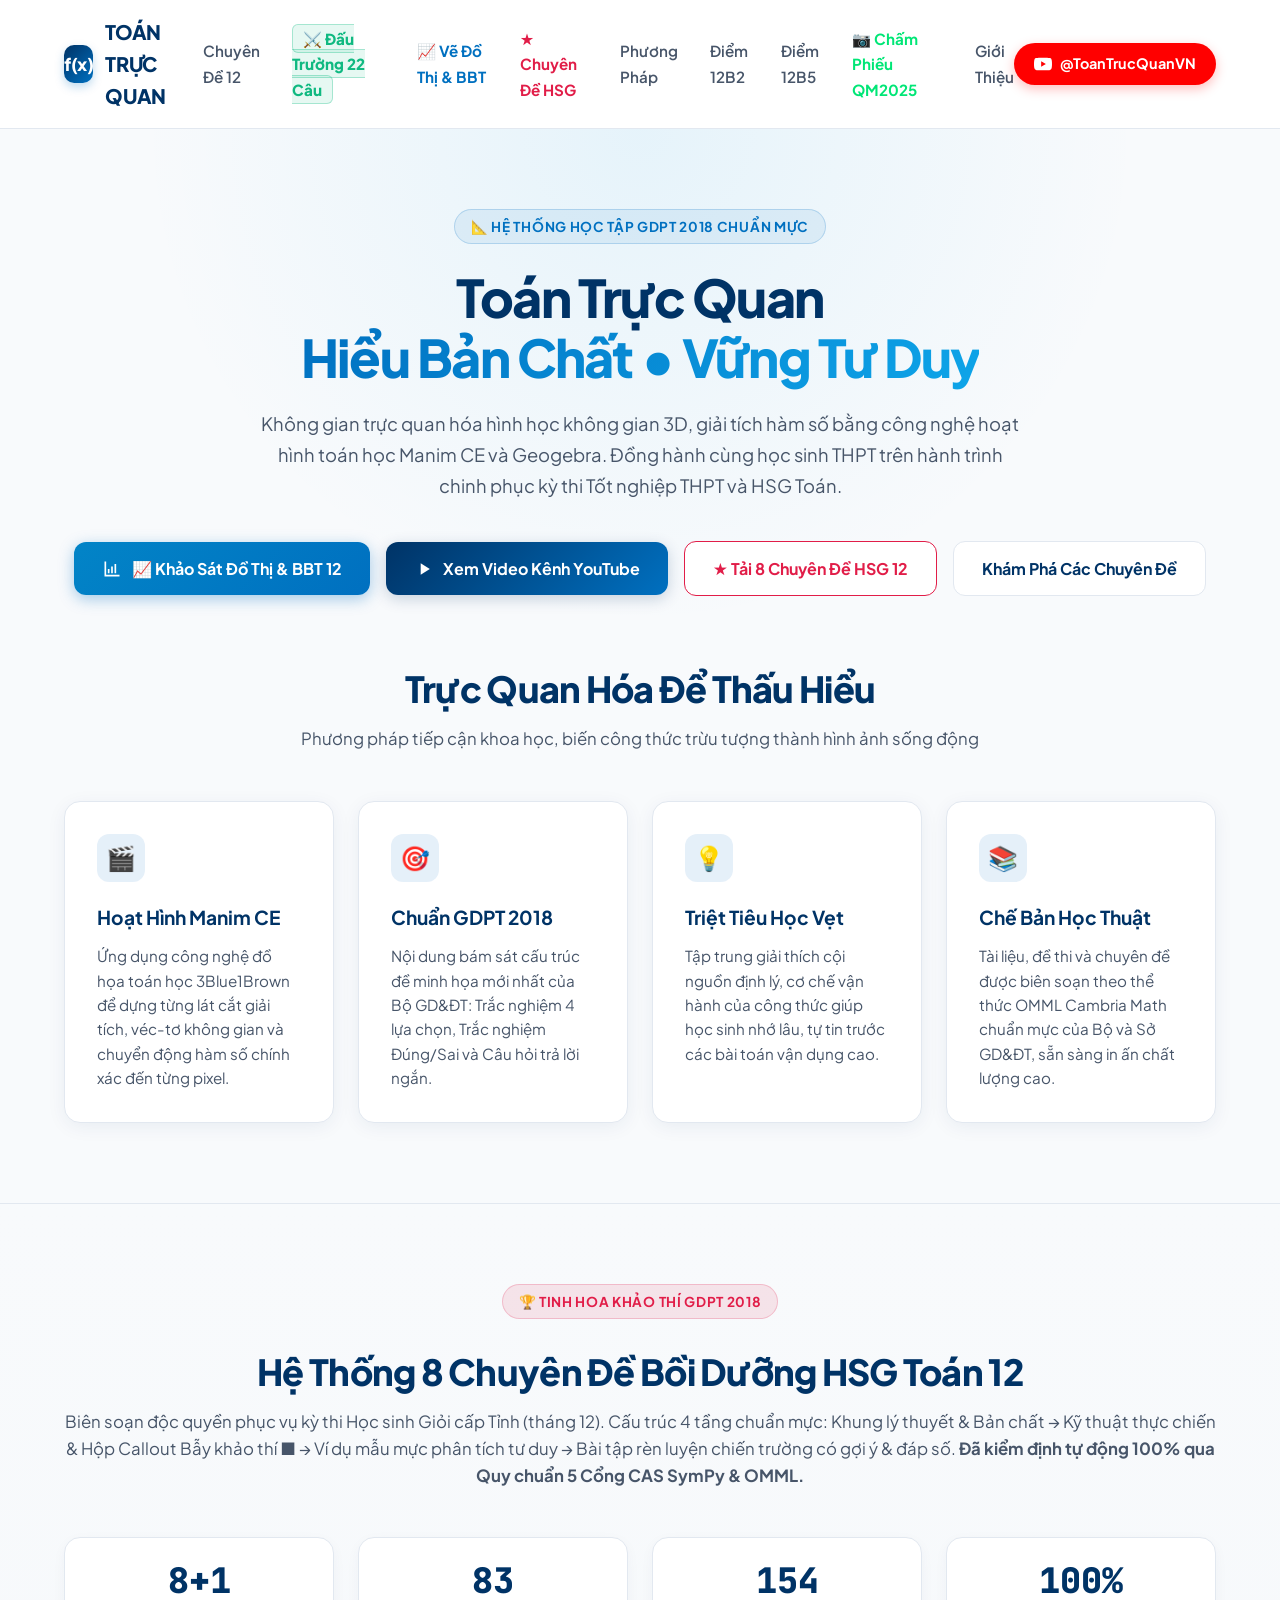
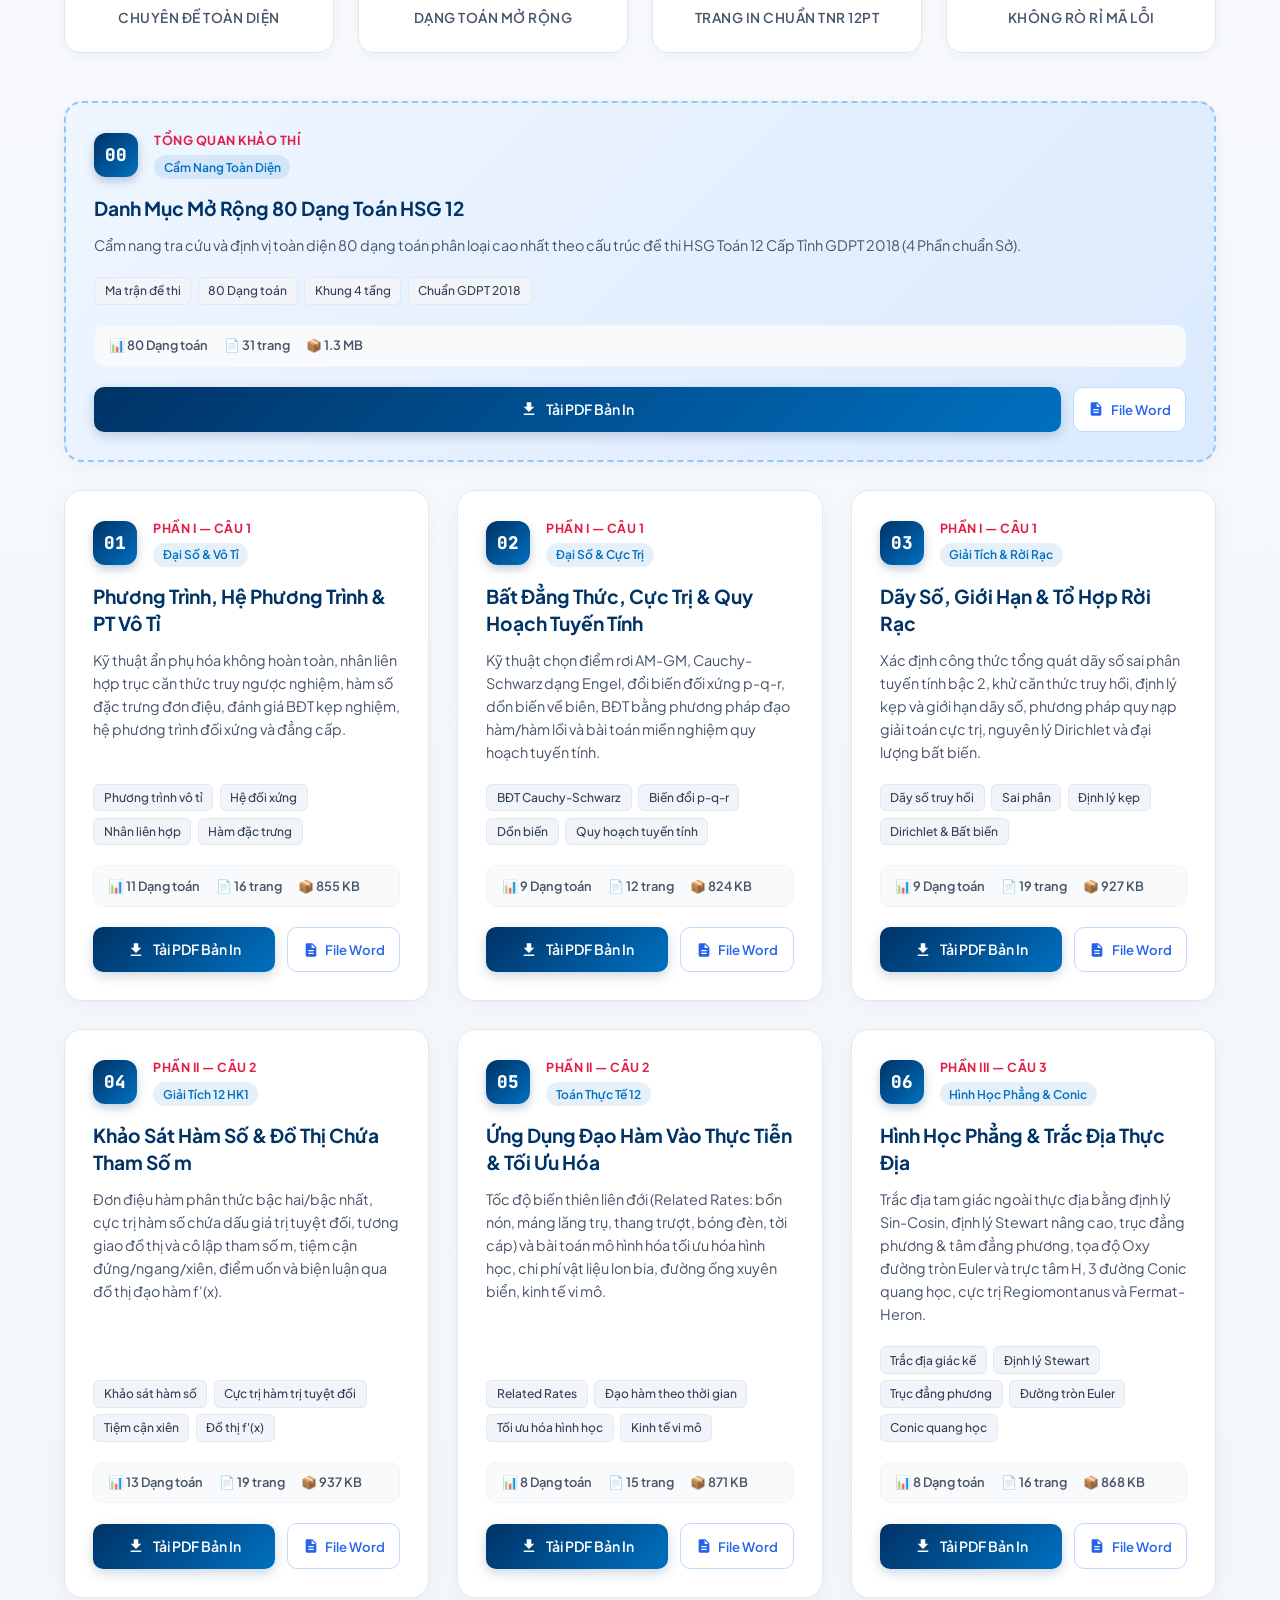
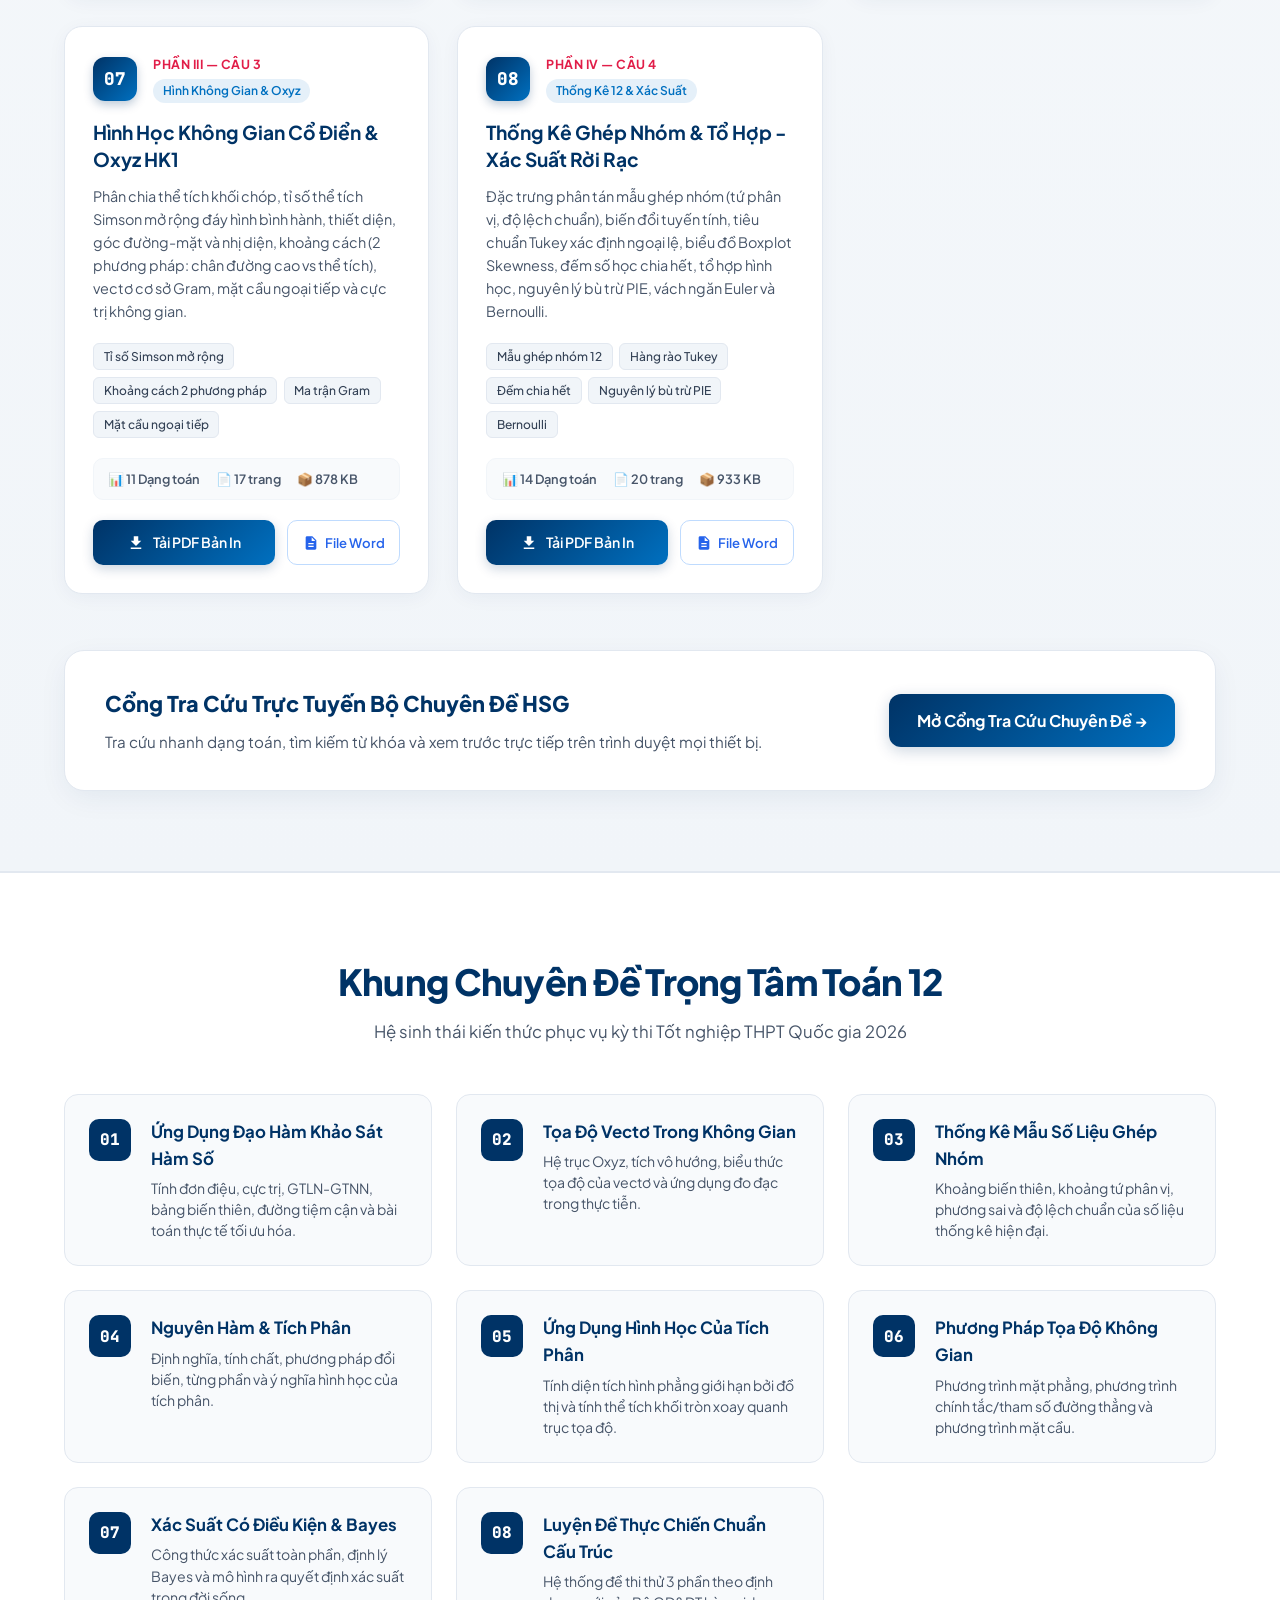
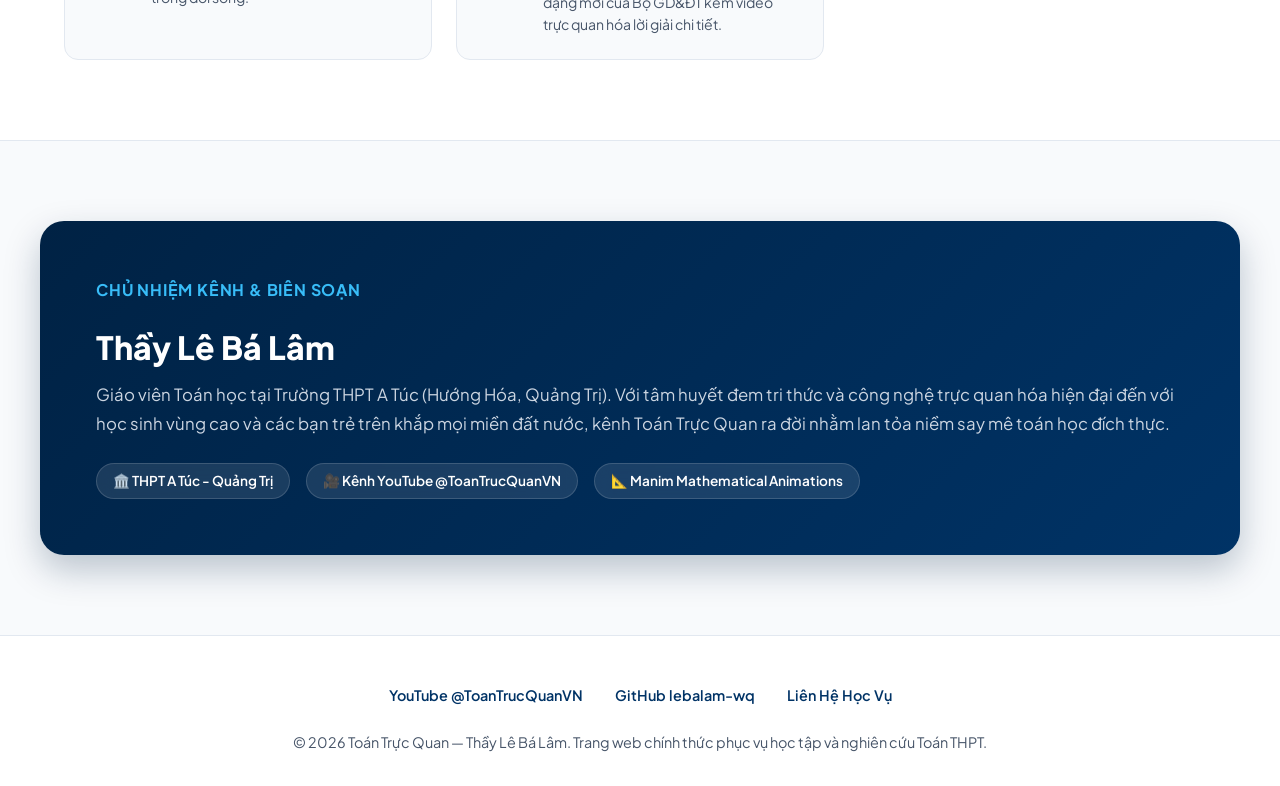
<file: index.html>
<!DOCTYPE html>



<html lang="vi">



<head>



    <meta charset="UTF-8">



    <meta name="viewport" content="width=device-width, initial-scale=1.0">



    <title>Toán Trực Quan | Kênh Học Tập & Trực Quan Hóa Toán THPT GDPT 2018</title>



    <meta name="description" content="Toán Trực Quan - Kênh học tập, chia sẻ chuyên đề, đề thi và trực quan hóa bản chất toán học THPT GDPT 2018 bằng đồ họa Manim. Biên soạn bởi Thầy Lê Bá Lâm.">



    <link rel="preconnect" href="https://fonts.googleapis.com">



    <link rel="preconnect" href="https://fonts.gstatic.com" crossorigin>



    <link href="https://fonts.googleapis.com/css2?family=Plus+Jakarta+Sans:wght@300;400;500;600;700;800&family=JetBrains+Mono:wght@400;500;700&display=swap" rel="stylesheet">



    <style>



        :root {



            --primary: #003366;



            --primary-dark: #002244;



            --secondary: #0070C0;



            --accent: #0EA5E9;



            --bg: #F8FAFC;



            --surface: #FFFFFF;



            --text-main: #0F172A;



            --text-muted: #475569;



            --border: #E2E8F0;



            --card-shadow: 0 4px 20px -2px rgba(0, 51, 102, 0.08);



            --card-hover: 0 12px 30px -4px rgba(0, 51, 102, 0.15);



        }







        * {



            margin: 0;



            padding: 0;



            box-sizing: border-box;



        }







        body {



            font-family: 'Plus Jakarta Sans', -apple-system, BlinkMacSystemFont, sans-serif;



            background-color: var(--bg);



            color: var(--text-main);



            line-height: 1.6;



            overflow-x: hidden;



        }







        /* NAVIGATION */



        nav {



            position: sticky;



            top: 0;



            z-index: 100;



            background: rgba(255, 255, 255, 0.95);



            backdrop-filter: blur(12px);



            border-bottom: 1px solid var(--border);



            padding: 1rem 0;



        }







        .container {



            max-width: 1200px;



            margin: 0 auto;



            padding: 0 1.5rem;



        }







        .nav-content {



            display: flex;



            align-items: center;



            justify-content: space-between;



        }







        .brand-logo {



            display: flex;



            align-items: center;



            gap: 0.75rem;



            text-decoration: none;



            color: var(--primary);



            font-weight: 800;



            font-size: 1.25rem;



            letter-spacing: -0.02em;



        }







        .brand-icon {



            width: 38px;



            height: 38px;



            background: linear-gradient(135deg, var(--primary), var(--secondary));



            border-radius: 10px;



            display: flex;



            align-items: center;



            justify-content: center;



            color: white;



            font-weight: 800;



            font-size: 1.1rem;



            box-shadow: 0 4px 10px rgba(0, 112, 192, 0.25);



        }







        .nav-links {



            display: flex;



            align-items: center;



            gap: 2rem;



            list-style: none;



        }







        .nav-links a {



            text-decoration: none;



            color: var(--text-muted);



            font-weight: 600;



            font-size: 0.95rem;



            transition: color 0.2s ease;



        }







        .nav-links a:hover {



            color: var(--secondary);



        }







        .btn-yt {



            display: inline-flex;



            align-items: center;



            gap: 0.5rem;



            background: #FF0000;



            color: white !important;



            padding: 0.6rem 1.25rem;



            border-radius: 9999px;



            font-weight: 700;



            font-size: 0.9rem;



            text-decoration: none;



            transition: transform 0.2s ease, box-shadow 0.2s ease;



            box-shadow: 0 4px 12px rgba(255, 0, 0, 0.25);



        }







        .btn-yt:hover {



            transform: translateY(-2px);



            box-shadow: 0 6px 18px rgba(255, 0, 0, 0.35);



        }







        /* HERO SECTION */



        .hero {



            padding: 5rem 0 4rem;



            text-align: center;



            background: radial-gradient(circle at 50% 0%, rgba(14, 165, 233, 0.08) 0%, transparent 60%);



        }







        .badge {



            display: inline-flex;



            align-items: center;



            gap: 0.5rem;



            padding: 0.35rem 1rem;



            background: rgba(0, 112, 192, 0.08);



            border: 1px solid rgba(0, 112, 192, 0.2);



            color: var(--secondary);



            border-radius: 9999px;



            font-size: 0.85rem;



            font-weight: 700;



            text-transform: uppercase;



            letter-spacing: 0.05em;



            margin-bottom: 1.5rem;



        }







        .hero h1 {



            font-size: 3.25rem;



            font-weight: 800;



            line-height: 1.15;



            color: var(--primary);



            letter-spacing: -0.03em;



            margin-bottom: 1.25rem;



        }







        .hero h1 span {



            background: linear-gradient(135deg, var(--secondary), var(--accent));



            -webkit-background-clip: text;



            -webkit-text-fill-color: transparent;



        }







        .hero p {



            max-width: 760px;



            margin: 0 auto 2.5rem;



            font-size: 1.15rem;



            color: var(--text-muted);



            line-height: 1.7;



        }







        .hero-actions {



            display: flex;



            align-items: center;



            justify-content: center;



            gap: 1rem;



            flex-wrap: wrap;



        }







        .btn-primary {



            display: inline-flex;



            align-items: center;



            gap: 0.6rem;



            background: linear-gradient(135deg, var(--primary), var(--secondary));



            color: white;



            padding: 0.85rem 1.75rem;



            border-radius: 12px;



            font-weight: 700;



            font-size: 1rem;



            text-decoration: none;



            transition: transform 0.2s, box-shadow 0.2s;



            box-shadow: 0 4px 15px rgba(0, 51, 102, 0.2);



        }







        .btn-primary:hover {



            transform: translateY(-2px);



            box-shadow: 0 8px 25px rgba(0, 51, 102, 0.3);



        }







        .btn-secondary {



            display: inline-flex;



            align-items: center;



            gap: 0.6rem;



            background: var(--surface);



            color: var(--primary);



            border: 1px solid var(--border);



            padding: 0.85rem 1.75rem;



            border-radius: 12px;



            font-weight: 700;



            font-size: 1rem;



            text-decoration: none;



            transition: all 0.2s;



        }







        .btn-secondary:hover {



            background: #F1F5F9;



            border-color: #CBD5E1;



        }







        /* PILLARS / HIGHLIGHTS */



        .section-title {



            text-align: center;



            margin-bottom: 3rem;



        }







        .section-title h2 {



            font-size: 2.25rem;



            font-weight: 800;



            color: var(--primary);



            margin-bottom: 0.5rem;



            letter-spacing: -0.02em;



        }







        .section-title p {



            color: var(--text-muted);



            font-size: 1.05rem;



        }







        .pillars-grid {



            display: grid;



            grid-template-columns: repeat(auto-fit, minmax(260px, 1fr));



            gap: 1.5rem;



            margin-bottom: 5rem;



        }







        .pillar-card {



            background: var(--surface);



            padding: 2rem;



            border-radius: 16px;



            border: 1px solid var(--border);



            box-shadow: var(--card-shadow);



            transition: transform 0.2s, box-shadow 0.2s;



        }







        .pillar-card:hover {



            transform: translateY(-4px);



            box-shadow: var(--card-hover);



        }







        .pillar-icon {



            width: 48px;



            height: 48px;



            background: rgba(0, 112, 192, 0.1);



            color: var(--secondary);



            border-radius: 12px;



            display: flex;



            align-items: center;



            justify-content: center;



            font-size: 1.5rem;



            margin-bottom: 1.25rem;



        }







        .pillar-card h3 {



            font-size: 1.2rem;



            font-weight: 700;



            color: var(--primary);



            margin-bottom: 0.75rem;



        }







        .pillar-card p {



            color: var(--text-muted);



            font-size: 0.95rem;



            line-height: 1.6;



        }







        /* CURRICULUM */



        .curriculum-section {



            background: #FFFFFF;



            border-top: 1px solid var(--border);



            border-bottom: 1px solid var(--border);



            padding: 5rem 0;



        }







        .topics-grid {



            display: grid;



            grid-template-columns: repeat(auto-fit, minmax(340px, 1fr));



            gap: 1.5rem;



        }







        .topic-item {



            display: flex;



            gap: 1.25rem;



            padding: 1.5rem;



            background: var(--bg);



            border: 1px solid var(--border);



            border-radius: 14px;



            transition: border-color 0.2s;



        }







        .topic-item:hover {



            border-color: var(--secondary);



        }







        .topic-num {



            flex-shrink: 0;



            width: 42px;



            height: 42px;



            background: var(--primary);



            color: white;



            border-radius: 10px;



            display: flex;



            align-items: center;



            justify-content: center;



            font-weight: 800;



            font-family: 'JetBrains Mono', monospace;



            font-size: 1rem;



        }







        .topic-info h4 {



            font-size: 1.05rem;



            font-weight: 700;



            color: var(--primary);



            margin-bottom: 0.35rem;



        }







        .topic-info p {



            font-size: 0.88rem;



            color: var(--text-muted);



            line-height: 1.5;



        }







        /* ABOUT CREATOR */



        .about-section {



            padding: 5rem 0;



        }







        .about-card {



            background: linear-gradient(135deg, #002244, #003366);



            color: white;



            border-radius: 24px;



            padding: 3.5rem;



            display: flex;



            align-items: center;



            gap: 3rem;



            box-shadow: 0 15px 35px rgba(0, 34, 68, 0.25);



        }







        .about-text h3 {



            font-size: 2rem;



            font-weight: 800;



            margin-bottom: 0.5rem;



        }







        .about-role {



            display: inline-block;



            color: #38BDF8;



            font-weight: 700;



            font-size: 1rem;



            margin-bottom: 1.25rem;



            text-transform: uppercase;



            letter-spacing: 0.05em;



        }







        .about-text p {



            color: #CBD5E1;



            font-size: 1.05rem;



            line-height: 1.7;



            margin-bottom: 1.5rem;



        }







        .about-badge-list {



            display: flex;



            gap: 1rem;



            flex-wrap: wrap;



        }







        .about-badge {



            background: rgba(255, 255, 255, 0.1);



            backdrop-filter: blur(8px);



            padding: 0.4rem 1rem;



            border-radius: 9999px;



            font-size: 0.85rem;



            font-weight: 600;



            border: 1px solid rgba(255, 255, 255, 0.15);



        }







        /* FOOTER */



        footer {



            background: var(--surface);



            border-top: 1px solid var(--border);



            padding: 3rem 0 2rem;



            text-align: center;



            color: var(--text-muted);



            font-size: 0.9rem;



        }







        .footer-links {



            display: flex;



            justify-content: center;



            gap: 2rem;



            list-style: none;



            margin-bottom: 1.5rem;



        }







        .footer-links a {



            text-decoration: none;



            color: var(--primary);



            font-weight: 600;



        }







        @media (max-width: 768px) {



            .hero h1 { font-size: 2.25rem; }



            .nav-links { display: none; }



            .about-card { flex-direction: column; padding: 2rem; gap: 1.5rem; }



        }



    



        /* ==========================================================================



           HSG CHUYÊN ĐỀ SECTION STYLES



           ========================================================================== */



        .hsg-section {



            background: linear-gradient(180deg, #F8FAFC 0%, #F1F5F9 100%);



            border-top: 1px solid var(--border);



            border-bottom: 1px solid var(--border);



            padding: 5rem 0;



        }







        .hsg-overview-stats {



            display: grid;



            grid-template-columns: repeat(4, 1fr);



            gap: 1.5rem;



            margin: 2.5rem 0 3rem 0;



        }







        @media (max-width: 768px) {



            .hsg-overview-stats {



                grid-template-columns: repeat(2, 1fr);



            }



        }







        .hsg-stat-box {



            background: var(--surface);



            border: 1px solid var(--border);



            border-radius: 16px;



            padding: 1.5rem 1rem;



            text-align: center;



            box-shadow: 0 4px 15px -2px rgba(0, 51, 102, 0.05);



            transition: transform 0.2s, border-color 0.2s;



        }







        .hsg-stat-box:hover {



            transform: translateY(-3px);



            border-color: var(--secondary);



        }







        .hsg-stat-num {



            font-size: 2.2rem;



            font-weight: 800;



            font-family: 'JetBrains Mono', monospace;



            color: var(--primary);



            line-height: 1.1;



            margin-bottom: 0.35rem;



        }







        .hsg-stat-label {



            font-size: 0.85rem;



            color: var(--text-muted);



            font-weight: 600;



            text-transform: uppercase;



            letter-spacing: 0.5px;



        }







        .hsg-grid {



            display: grid;



            grid-template-columns: repeat(auto-fit, minmax(360px, 1fr));



            gap: 1.75rem;



        }







        @media (max-width: 640px) {



            .hsg-grid {



                grid-template-columns: 1fr;



            }



        }







        .hsg-card {



            background: var(--surface);



            border: 1px solid var(--border);



            border-radius: 18px;



            padding: 1.75rem;



            display: flex;



            flex-direction: column;



            box-shadow: 0 4px 20px -2px rgba(0, 51, 102, 0.06);



            transition: all 0.25s cubic-bezier(0.16, 1, 0.3, 1);



            position: relative;



        }







        .hsg-card:hover {



            transform: translateY(-4px);



            border-color: var(--secondary);



            box-shadow: 0 14px 35px -5px rgba(0, 51, 102, 0.14);



        }







        .hsg-card-banner {



            grid-column: 1 / -1;



            background: linear-gradient(135deg, #EFF6FF 0%, #DBEAFE 100%);



            border: 2px dashed #93C5FD;



        }







        .hsg-card-header {



            display: flex;



            align-items: center;



            gap: 1rem;



            margin-bottom: 1rem;



        }







        .hsg-num-badge {



            width: 44px;



            height: 44px;



            background: linear-gradient(135deg, var(--primary) 0%, var(--secondary) 100%);



            color: #FFFFFF;



            border-radius: 12px;



            display: flex;



            align-items: center;



            justify-content: center;



            font-weight: 800;



            font-family: 'JetBrains Mono', monospace;



            font-size: 1.1rem;



            box-shadow: 0 4px 10px rgba(0, 51, 102, 0.25);



            flex-shrink: 0;



        }







        .hsg-meta {



            display: flex;



            flex-direction: column;



            gap: 0.25rem;



        }







        .hsg-part {



            font-size: 0.78rem;



            font-weight: 700;



            color: #E11D48;



            text-transform: uppercase;



            letter-spacing: 0.5px;



        }







        .hsg-pill {



            font-size: 0.75rem;



            font-weight: 600;



            background: rgba(0, 112, 192, 0.1);



            color: var(--secondary);



            padding: 0.15rem 0.6rem;



            border-radius: 9999px;



            display: inline-block;



            width: fit-content;



        }







        .hsg-title {



            font-size: 1.2rem;



            font-weight: 700;



            color: var(--primary);



            line-height: 1.4;



            margin-bottom: 0.75rem;



        }







        .hsg-desc {



            font-size: 0.9rem;



            color: var(--text-muted);



            line-height: 1.6;



            margin-bottom: 1.25rem;



            flex-grow: 1;



        }







        .hsg-tags {



            display: flex;



            flex-wrap: wrap;



            gap: 0.4rem;



            margin-bottom: 1.25rem;



        }







        .hsg-tag {



            font-size: 0.75rem;



            font-weight: 500;



            background: #F1F5F9;



            color: #334155;



            padding: 0.2rem 0.6rem;



            border-radius: 6px;



            border: 1px solid #E2E8F0;



        }







        .hsg-stats-bar {



            display: flex;



            gap: 1rem;



            padding: 0.6rem 0.9rem;



            background: #F8FAFC;



            border-radius: 10px;



            font-size: 0.8rem;



            color: var(--text-muted);



            font-weight: 600;



            margin-bottom: 1.25rem;



            border: 1px solid #F1F5F9;



        }







        .hsg-actions {



            display: grid;



            grid-template-columns: 1fr auto;



            gap: 0.75rem;



            align-items: center;



        }







        .btn-hsg-pdf {



            display: inline-flex;



            align-items: center;



            justify-content: center;



            gap: 0.5rem;



            background: linear-gradient(135deg, var(--primary) 0%, var(--secondary) 100%);



            color: #FFFFFF;



            font-size: 0.88rem;



            font-weight: 600;



            padding: 0.7rem 1.25rem;



            border-radius: 10px;



            text-decoration: none;



            transition: all 0.2s;



            box-shadow: 0 4px 12px rgba(0, 51, 102, 0.2);



        }







        .btn-hsg-pdf:hover {



            opacity: 0.95;



            transform: translateY(-1px);



            box-shadow: 0 6px 16px rgba(0, 51, 102, 0.28);



        }







        .btn-hsg-word {



            display: inline-flex;



            align-items: center;



            justify-content: center;



            gap: 0.4rem;



            background: #FFFFFF;



            color: #2563EB;



            border: 1px solid #BFDBFE;



            font-size: 0.82rem;



            font-weight: 600;



            padding: 0.7rem 0.9rem;



            border-radius: 10px;



            text-decoration: none;



            transition: all 0.2s;



        }







        .btn-hsg-word:hover {



            background: #EFF6FF;



            border-color: #3B82F6;



        }







        .hsg-portal-cta {



            margin-top: 3.5rem;



        }







        .hsg-cta-card {



            background: #FFFFFF;



            border: 1px solid var(--border);



            border-radius: 20px;



            padding: 2.25rem 2.5rem;



            display: flex;



            align-items: center;



            justify-content: space-between;



            gap: 2rem;



            box-shadow: 0 8px 30px -4px rgba(0, 51, 102, 0.08);



        }







        @media (max-width: 768px) {



            .hsg-cta-card {



                flex-direction: column;



                text-align: center;



                padding: 1.75rem;



            }



        }







        .hsg-cta-card h3 {



            font-size: 1.35rem;



            font-weight: 800;



            color: var(--primary);



            margin-bottom: 0.5rem;



        }







        .hsg-cta-card p {



            font-size: 0.95rem;



            color: var(--text-muted);



        }







    </style>



</head>



<body>







    <!-- NAVBAR -->



    <nav>



        <div class="container nav-content">



            <a href="#" class="brand-logo">



                <div class="brand-icon">f(x)</div>



                <span>TOÁN TRỰC QUAN</span>



            </a>



            <ul class="nav-links">



                <li><a href="#chuong-trinh">Chuyên Đề 12</a></li>



                <li><a href="dau-truong/" style="color: #10B981; font-weight: 800; background: rgba(16,185,129,0.1); padding: 4px 10px; border-radius: 6px; border: 1px solid rgba(16,185,129,0.3);">⚔️ Đấu Trường 22 Câu</a></li>
          <li><a href="do-thi/" style="color: #0070C0; font-weight: 700;">📈 Vẽ Đồ Thị & BBT</a></li>



                <li><a href="#chuyen-de-hsg" style="color: #E11D48; font-weight: 700;">★ Chuyên Đề HSG</a></li>



                <li><a href="#phuong-phap">Phương Pháp</a></li>



                <li><a href="12b2/">Điểm 12B2</a></li>



                <li><a href="12b5/">Điểm 12B5</a></li>

                <li><a href="qm2025/" style="color: #00E676; font-weight: 700;">📷 Chấm Phiếu QM2025</a></li>



                <li><a href="#tac-gia">Giới Thiệu</a></li>



            </ul>



            <a href="https://www.youtube.com/@ToanTrucQuanVN" target="_blank" rel="noopener noreferrer" class="btn-yt">



                <svg width="18" height="18" viewBox="0 0 24 24" fill="currentColor"><path d="M23.498 6.186a3.016 3.016 0 0 0-2.122-2.136C19.505 3.545 12 3.545 12 3.545s-7.505 0-9.377.505A3.017 3.017 0 0 0 .502 6.186C0 8.07 0 12 0 12s0 3.93.502 5.814a3.016 3.016 0 0 0 2.122 2.136c1.871.505 9.376.505 9.376.505s7.505 0 9.377-.505a3.015 3.015 0 0 0 2.122-2.136C24 15.93 24 12 24 12s0-3.93-.502-5.814zM9.545 15.568V8.432L15.818 12l-6.273 3.568z"/></svg>



                <span>@ToanTrucQuanVN</span>



            </a>



        </div>



    </nav>







    <!-- HERO -->



    <header class="hero">



        <div class="container">



            <div class="badge">📐 Hệ Thống Học Tập GDPT 2018 Chuẩn Mực</div>



            <h1>Toán Trực Quan<br><span>Hiểu Bản Chất • Vững Tư Duy</span></h1>



            <p>Không gian trực quan hóa hình học không gian 3D, giải tích hàm số bằng công nghệ hoạt hình toán học Manim CE và Geogebra. Đồng hành cùng học sinh THPT trên hành trình chinh phục kỳ thi Tốt nghiệp THPT và HSG Toán.</p>



            <div class="hero-actions">



                <a href="do-thi/" class="btn-primary" style="background: linear-gradient(135deg, #0284c7, #0070C0); box-shadow: 0 4px 15px rgba(0, 112, 192, 0.35);">

                    <svg width="20" height="20" fill="currentColor" viewBox="0 0 24 24"><path d="M3 3v18h18v-2H5V3H3zm4 14h2v-5H7v5zm4 0h2v-8h-2v8zm4 0h2v-11h-2v11z"/></svg>

                    <span>📈 Khảo Sát Đồ Thị & BBT 12</span>

                </a>



                <a href="https://www.youtube.com/@ToanTrucQuanVN" target="_blank" rel="noopener noreferrer" class="btn-primary">



                    <svg width="20" height="20" fill="currentColor" viewBox="0 0 24 24"><path d="M8 5v14l11-7z"/></svg>



                    <span>Xem Video Kênh YouTube</span>



                </a>



                <a href="#chuyen-de-hsg" class="btn-secondary" style="border-color: #E11D48; color: #E11D48; font-weight: 700;">



                    <span>★ Tải 8 Chuyên Đề HSG 12</span>



                </a>



                <a href="#chuong-trinh" class="btn-secondary">



                    <span>Khám Phá Các Chuyên Đề</span>



                </a>



            </div>



        </div>



    </header>







    <!-- PILLARS -->



    <section class="container" id="phuong-phap">



        <div class="section-title">



            <h2>Trực Quan Hóa Để Thấu Hiểu</h2>



            <p>Phương pháp tiếp cận khoa học, biến công thức trừu tượng thành hình ảnh sống động</p>



        </div>



        <div class="pillars-grid">



            <div class="pillar-card">



                <div class="pillar-icon">🎬</div>



                <h3>Hoạt Hình Manim CE</h3>



                <p>Ứng dụng công nghệ đồ họa toán học 3Blue1Brown để dựng từng lát cắt giải tích, véc-tơ không gian và chuyển động hàm số chính xác đến từng pixel.</p>



            </div>



            <div class="pillar-card">



                <div class="pillar-icon">🎯</div>



                <h3>Chuẩn GDPT 2018</h3>



                <p>Nội dung bám sát cấu trúc đề minh họa mới nhất của Bộ GD&ĐT: Trắc nghiệm 4 lựa chọn, Trắc nghiệm Đúng/Sai và Câu hỏi trả lời ngắn.</p>



            </div>



            <div class="pillar-card">



                <div class="pillar-icon">💡</div>



                <h3>Triệt Tiêu Học Vẹt</h3>



                <p>Tập trung giải thích cội nguồn định lý, cơ chế vận hành của công thức giúp học sinh nhớ lâu, tự tin trước các bài toán vận dụng cao.</p>



            </div>



            <div class="pillar-card">



                <div class="pillar-icon">📚</div>



                <h3>Chế Bản Học Thuật</h3>



                <p>Tài liệu, đề thi và chuyên đề được biên soạn theo thể thức OMML Cambria Math chuẩn mực của Bộ và Sở GD&ĐT, sẵn sàng in ấn chất lượng cao.</p>



            </div>



        </div>



    </section>







    <!-- CURRICULUM -->



    



    <!-- CHUYÊN ĐỀ BỒI DƯỠNG HỌC SINH GIỎI TOÁN 12 -->



    <section class="hsg-section" id="chuyen-de-hsg">



        <div class="container">



            <div class="section-title text-center">



                <span class="badge" style="background: rgba(225, 29, 72, 0.1); color: #E11D48; border-color: rgba(225, 29, 72, 0.2);">🏆 Tinh Hoa Khảo Thí GDPT 2018</span>



                <h2>Hệ Thống 8 Chuyên Đề Bồi Dưỡng HSG Toán 12</h2>



                <p>Biên soạn độc quyền phục vụ kỳ thi Học sinh Giỏi cấp Tỉnh (tháng 12). Cấu trúc 4 tầng chuẩn mực: Khung lý thuyết & Bản chất → Kỹ thuật thực chiến & Hộp Callout Bẫy khảo thí ■ → Ví dụ mẫu mực phân tích tư duy → Bài tập rèn luyện chiến trường có gợi ý & đáp số. <strong>Đã kiểm định tự động 100% qua Quy chuẩn 5 Cổng CAS SymPy & OMML.</strong></p>



            </div>







            <!-- Stats Bar -->



            <div class="hsg-overview-stats">



                <div class="hsg-stat-box">



                    <div class="hsg-stat-num">8+1</div>



                    <div class="hsg-stat-label">Chuyên Đề Toàn Diện</div>



                </div>



                <div class="hsg-stat-box">



                    <div class="hsg-stat-num">83</div>



                    <div class="hsg-stat-label">Dạng Toán Mở Rộng</div>



                </div>



                <div class="hsg-stat-box">



                    <div class="hsg-stat-num">154</div>



                    <div class="hsg-stat-label">Trang In Chuẩn TNR 12pt</div>



                </div>



                <div class="hsg-stat-box">



                    <div class="hsg-stat-num">100%</div>



                    <div class="hsg-stat-label">Không Rò Rỉ Mã Lỗi</div>



                </div>



            </div>







            <div class="hsg-grid">



                



        <div class="hsg-card hsg-card-banner" data-category="tong-quan">



            <div class="hsg-card-header">



                <div class="hsg-num-badge">00</div>



                <div class="hsg-meta">



                    <span class="hsg-part">Tổng Quan Khảo Thí</span>



                    <span class="hsg-pill">Cẩm Nang Toàn Diện</span>



                </div>



            </div>



            <h3 class="hsg-title">Danh Mục Mở Rộng 80 Dạng Toán HSG 12</h3>



            <p class="hsg-desc">Cẩm nang tra cứu và định vị toàn diện 80 dạng toán phân loại cao nhất theo cấu trúc đề thi HSG Toán 12 Cấp Tỉnh GDPT 2018 (4 Phần chuẩn Sở).</p>



            <div class="hsg-tags">



                <span class="hsg-tag">Ma trận đề thi</span><span class="hsg-tag">80 Dạng toán</span><span class="hsg-tag">Khung 4 tầng</span><span class="hsg-tag">Chuẩn GDPT 2018</span>



            </div>



            <div class="hsg-stats-bar">



                <span>📊 80 Dạng toán</span>



                <span>📄 31 trang</span>



                <span>📦 1.3 MB</span>



            </div>



            <div class="hsg-actions">



                <a href="tai-lieu-hsg/Chuyen_De_00_Danh_Muc_Mo_Rong_Cac_Dang_Toan_HSG_12.pdf" target="_blank" rel="noopener noreferrer" class="btn-hsg-pdf">



                    <svg width="18" height="18" fill="currentColor" viewBox="0 0 24 24"><path d="M19 9h-4V3H9v6H5l7 7 7-7zM5 18v2h14v-2H5z"/></svg>



                    <span>Tải PDF Bản In</span>



                </a>



                <a href="tai-lieu-hsg/Chuyen_De_00_Danh_Muc_Mo_Rong_Cac_Dang_Toan_HSG_12.docx" download class="btn-hsg-word" title="Tải file Word OMML biên soạn">



                    <svg width="16" height="16" fill="currentColor" viewBox="0 0 24 24"><path d="M14 2H6c-1.1 0-1.99.9-1.99 2L4 20c0 1.1.89 2 1.99 2H18c1.1 0 2-.9 2-2V8l-6-6zm2 16H8v-2h8v2zm0-4H8v-2h8v2zm-3-5V3.5L18.5 9H13z"/></svg>



                    <span>File Word</span>



                </a>



            </div>



        </div>



        



        <div class="hsg-card" data-category="dai-so">



            <div class="hsg-card-header">



                <div class="hsg-num-badge">01</div>



                <div class="hsg-meta">



                    <span class="hsg-part">Phần I — Câu 1</span>



                    <span class="hsg-pill">Đại Số & Vô Tỉ</span>



                </div>



            </div>



            <h3 class="hsg-title">Phương Trình, Hệ Phương Trình & PT Vô Tỉ</h3>



            <p class="hsg-desc">Kỹ thuật ẩn phụ hóa không hoàn toàn, nhân liên hợp trục căn thức truy ngược nghiệm, hàm số đặc trưng đơn điệu, đánh giá BĐT kẹp nghiệm, hệ phương trình đối xứng và đẳng cấp.</p>



            <div class="hsg-tags">



                <span class="hsg-tag">Phương trình vô tỉ</span><span class="hsg-tag">Hệ đối xứng</span><span class="hsg-tag">Nhân liên hợp</span><span class="hsg-tag">Hàm đặc trưng</span>



            </div>



            <div class="hsg-stats-bar">



                <span>📊 11 Dạng toán</span>



                <span>📄 16 trang</span>



                <span>📦 855 KB</span>



            </div>



            <div class="hsg-actions">



                <a href="tai-lieu-hsg/Chuyen_De_01_Phuong_Trinh_He_Phuong_Trinh_HSG_12.pdf" target="_blank" rel="noopener noreferrer" class="btn-hsg-pdf">



                    <svg width="18" height="18" fill="currentColor" viewBox="0 0 24 24"><path d="M19 9h-4V3H9v6H5l7 7 7-7zM5 18v2h14v-2H5z"/></svg>



                    <span>Tải PDF Bản In</span>



                </a>



                <a href="tai-lieu-hsg/Chuyen_De_01_Phuong_Trinh_He_Phuong_Trinh_HSG_12.docx" download class="btn-hsg-word" title="Tải file Word OMML biên soạn">



                    <svg width="16" height="16" fill="currentColor" viewBox="0 0 24 24"><path d="M14 2H6c-1.1 0-1.99.9-1.99 2L4 20c0 1.1.89 2 1.99 2H18c1.1 0 2-.9 2-2V8l-6-6zm2 16H8v-2h8v2zm0-4H8v-2h8v2zm-3-5V3.5L18.5 9H13z"/></svg>



                    <span>File Word</span>



                </a>



            </div>



        </div>



        



        <div class="hsg-card" data-category="dai-so">



            <div class="hsg-card-header">



                <div class="hsg-num-badge">02</div>



                <div class="hsg-meta">



                    <span class="hsg-part">Phần I — Câu 1</span>



                    <span class="hsg-pill">Đại Số & Cực Trị</span>



                </div>



            </div>



            <h3 class="hsg-title">Bất Đẳng Thức, Cực Trị & Quy Hoạch Tuyến Tính</h3>



            <p class="hsg-desc">Kỹ thuật chọn điểm rơi AM-GM, Cauchy-Schwarz dạng Engel, đổi biến đối xứng p-q-r, dồn biến về biên, BĐT bằng phương pháp đạo hàm/hàm lồi và bài toán miền nghiệm quy hoạch tuyến tính.</p>



            <div class="hsg-tags">



                <span class="hsg-tag">BĐT Cauchy-Schwarz</span><span class="hsg-tag">Biến đổi p-q-r</span><span class="hsg-tag">Dồn biến</span><span class="hsg-tag">Quy hoạch tuyến tính</span>



            </div>



            <div class="hsg-stats-bar">



                <span>📊 9 Dạng toán</span>



                <span>📄 12 trang</span>



                <span>📦 824 KB</span>



            </div>



            <div class="hsg-actions">



                <a href="tai-lieu-hsg/Chuyen_De_02_Bat_Dang_Thuc_Cuc_Tri_Quy_Hoach_Tuyen_Tinh_HSG_12.pdf" target="_blank" rel="noopener noreferrer" class="btn-hsg-pdf">



                    <svg width="18" height="18" fill="currentColor" viewBox="0 0 24 24"><path d="M19 9h-4V3H9v6H5l7 7 7-7zM5 18v2h14v-2H5z"/></svg>



                    <span>Tải PDF Bản In</span>



                </a>



                <a href="tai-lieu-hsg/Chuyen_De_02_Bat_Dang_Thuc_Cuc_Tri_Quy_Hoach_Tuyen_Tinh_HSG_12.docx" download class="btn-hsg-word" title="Tải file Word OMML biên soạn">



                    <svg width="16" height="16" fill="currentColor" viewBox="0 0 24 24"><path d="M14 2H6c-1.1 0-1.99.9-1.99 2L4 20c0 1.1.89 2 1.99 2H18c1.1 0 2-.9 2-2V8l-6-6zm2 16H8v-2h8v2zm0-4H8v-2h8v2zm-3-5V3.5L18.5 9H13z"/></svg>



                    <span>File Word</span>



                </a>



            </div>



        </div>



        



        <div class="hsg-card" data-category="dai-so">



            <div class="hsg-card-header">



                <div class="hsg-num-badge">03</div>



                <div class="hsg-meta">



                    <span class="hsg-part">Phần I — Câu 1</span>



                    <span class="hsg-pill">Giải Tích & Rời Rạc</span>



                </div>



            </div>



            <h3 class="hsg-title">Dãy Số, Giới Hạn & Tổ Hợp Rời Rạc</h3>



            <p class="hsg-desc">Xác định công thức tổng quát dãy số sai phân tuyến tính bậc 2, khử căn thức truy hồi, định lý kẹp và giới hạn dãy số, phương pháp quy nạp giải toán cực trị, nguyên lý Dirichlet và đại lượng bất biến.</p>



            <div class="hsg-tags">



                <span class="hsg-tag">Dãy số truy hồi</span><span class="hsg-tag">Sai phân</span><span class="hsg-tag">Định lý kẹp</span><span class="hsg-tag">Dirichlet & Bất biến</span>



            </div>



            <div class="hsg-stats-bar">



                <span>📊 9 Dạng toán</span>



                <span>📄 19 trang</span>



                <span>📦 927 KB</span>



            </div>



            <div class="hsg-actions">



                <a href="tai-lieu-hsg/Chuyen_De_03_Day_So_Gioi_Han_To_Hop_Roi_Rac_HSG_12.pdf" target="_blank" rel="noopener noreferrer" class="btn-hsg-pdf">



                    <svg width="18" height="18" fill="currentColor" viewBox="0 0 24 24"><path d="M19 9h-4V3H9v6H5l7 7 7-7zM5 18v2h14v-2H5z"/></svg>



                    <span>Tải PDF Bản In</span>



                </a>



                <a href="tai-lieu-hsg/Chuyen_De_03_Day_So_Gioi_Han_To_Hop_Roi_Rac_HSG_12.docx" download class="btn-hsg-word" title="Tải file Word OMML biên soạn">



                    <svg width="16" height="16" fill="currentColor" viewBox="0 0 24 24"><path d="M14 2H6c-1.1 0-1.99.9-1.99 2L4 20c0 1.1.89 2 1.99 2H18c1.1 0 2-.9 2-2V8l-6-6zm2 16H8v-2h8v2zm0-4H8v-2h8v2zm-3-5V3.5L18.5 9H13z"/></svg>



                    <span>File Word</span>



                </a>



            </div>



        </div>



        



        <div class="hsg-card" data-category="giai-tich">



            <div class="hsg-card-header">



                <div class="hsg-num-badge">04</div>



                <div class="hsg-meta">



                    <span class="hsg-part">Phần II — Câu 2</span>



                    <span class="hsg-pill">Giải Tích 12 HK1</span>



                </div>



            </div>



            <h3 class="hsg-title">Khảo Sát Hàm Số & Đồ Thị Chứa Tham Số m</h3>



            <p class="hsg-desc">Đơn điệu hàm phân thức bậc hai/bậc nhất, cực trị hàm số chứa dấu giá trị tuyệt đối, tương giao đồ thị và cô lập tham số m, tiệm cận đứng/ngang/xiên, điểm uốn và biện luận qua đồ thị đạo hàm f'(x).</p>



            <div class="hsg-tags">



                <span class="hsg-tag">Khảo sát hàm số</span><span class="hsg-tag">Cực trị hàm trị tuyệt đối</span><span class="hsg-tag">Tiệm cận xiên</span><span class="hsg-tag">Đồ thị f'(x)</span>



            </div>



            <div class="hsg-stats-bar">



                <span>📊 13 Dạng toán</span>



                <span>📄 19 trang</span>



                <span>📦 937 KB</span>



            </div>



            <div class="hsg-actions">



                <a href="tai-lieu-hsg/Chuyen_De_04_Khao_Sat_Ham_So_Va_Do_Thi_Chua_Tham_So_HSG_12.pdf" target="_blank" rel="noopener noreferrer" class="btn-hsg-pdf">



                    <svg width="18" height="18" fill="currentColor" viewBox="0 0 24 24"><path d="M19 9h-4V3H9v6H5l7 7 7-7zM5 18v2h14v-2H5z"/></svg>



                    <span>Tải PDF Bản In</span>



                </a>



                <a href="tai-lieu-hsg/Chuyen_De_04_Khao_Sat_Ham_So_Va_Do_Thi_Chua_Tham_So_HSG_12.docx" download class="btn-hsg-word" title="Tải file Word OMML biên soạn">



                    <svg width="16" height="16" fill="currentColor" viewBox="0 0 24 24"><path d="M14 2H6c-1.1 0-1.99.9-1.99 2L4 20c0 1.1.89 2 1.99 2H18c1.1 0 2-.9 2-2V8l-6-6zm2 16H8v-2h8v2zm0-4H8v-2h8v2zm-3-5V3.5L18.5 9H13z"/></svg>



                    <span>File Word</span>



                </a>



            </div>



        </div>



        



        <div class="hsg-card" data-category="giai-tich">



            <div class="hsg-card-header">



                <div class="hsg-num-badge">05</div>



                <div class="hsg-meta">



                    <span class="hsg-part">Phần II — Câu 2</span>



                    <span class="hsg-pill">Toán Thực Tế 12</span>



                </div>



            </div>



            <h3 class="hsg-title">Ứng Dụng Đạo Hàm Vào Thực Tiễn & Tối Ưu Hóa</h3>



            <p class="hsg-desc">Tốc độ biến thiên liên đới (Related Rates: bồn nón, máng lăng trụ, thang trượt, bóng đèn, tời cáp) và bài toán mô hình hóa tối ưu hóa hình học, chi phí vật liệu lon bia, đường ống xuyên biển, kinh tế vi mô.</p>



            <div class="hsg-tags">



                <span class="hsg-tag">Related Rates</span><span class="hsg-tag">Đạo hàm theo thời gian</span><span class="hsg-tag">Tối ưu hóa hình học</span><span class="hsg-tag">Kinh tế vi mô</span>



            </div>



            <div class="hsg-stats-bar">



                <span>📊 8 Dạng toán</span>



                <span>📄 15 trang</span>



                <span>📦 871 KB</span>



            </div>



            <div class="hsg-actions">



                <a href="tai-lieu-hsg/Chuyen_De_05_Ung_Dung_Dao_Ham_Vao_Thuc_Tien_Toi_Uu_Hoa_HSG_12.pdf" target="_blank" rel="noopener noreferrer" class="btn-hsg-pdf">



                    <svg width="18" height="18" fill="currentColor" viewBox="0 0 24 24"><path d="M19 9h-4V3H9v6H5l7 7 7-7zM5 18v2h14v-2H5z"/></svg>



                    <span>Tải PDF Bản In</span>



                </a>



                <a href="tai-lieu-hsg/Chuyen_De_05_Ung_Dung_Dao_Ham_Vao_Thuc_Tien_Toi_Uu_Hoa_HSG_12.docx" download class="btn-hsg-word" title="Tải file Word OMML biên soạn">



                    <svg width="16" height="16" fill="currentColor" viewBox="0 0 24 24"><path d="M14 2H6c-1.1 0-1.99.9-1.99 2L4 20c0 1.1.89 2 1.99 2H18c1.1 0 2-.9 2-2V8l-6-6zm2 16H8v-2h8v2zm0-4H8v-2h8v2zm-3-5V3.5L18.5 9H13z"/></svg>



                    <span>File Word</span>



                </a>



            </div>



        </div>



        



        <div class="hsg-card" data-category="hinh-hoc">



            <div class="hsg-card-header">



                <div class="hsg-num-badge">06</div>



                <div class="hsg-meta">



                    <span class="hsg-part">Phần III — Câu 3</span>



                    <span class="hsg-pill">Hình Học Phẳng & Conic</span>



                </div>



            </div>



            <h3 class="hsg-title">Hình Học Phẳng & Trắc Địa Thực Địa</h3>



            <p class="hsg-desc">Trắc địa tam giác ngoài thực địa bằng định lý Sin-Cosin, định lý Stewart nâng cao, trục đẳng phương & tâm đẳng phương, tọa độ Oxy đường tròn Euler và trực tâm H, 3 đường Conic quang học, cực trị Regiomontanus và Fermat-Heron.</p>



            <div class="hsg-tags">



                <span class="hsg-tag">Trắc địa giác kế</span><span class="hsg-tag">Định lý Stewart</span><span class="hsg-tag">Trục đẳng phương</span><span class="hsg-tag">Đường tròn Euler</span><span class="hsg-tag">Conic quang học</span>



            </div>



            <div class="hsg-stats-bar">



                <span>📊 8 Dạng toán</span>



                <span>📄 16 trang</span>



                <span>📦 868 KB</span>



            </div>



            <div class="hsg-actions">



                <a href="tai-lieu-hsg/Chuyen_De_06_Hinh_Hoc_Phang_Va_Trac_Dia_Thuc_Dia_HSG_12.pdf" target="_blank" rel="noopener noreferrer" class="btn-hsg-pdf">



                    <svg width="18" height="18" fill="currentColor" viewBox="0 0 24 24"><path d="M19 9h-4V3H9v6H5l7 7 7-7zM5 18v2h14v-2H5z"/></svg>



                    <span>Tải PDF Bản In</span>



                </a>



                <a href="tai-lieu-hsg/Chuyen_De_06_Hinh_Hoc_Phang_Va_Trac_Dia_Thuc_Dia_HSG_12.docx" download class="btn-hsg-word" title="Tải file Word OMML biên soạn">



                    <svg width="16" height="16" fill="currentColor" viewBox="0 0 24 24"><path d="M14 2H6c-1.1 0-1.99.9-1.99 2L4 20c0 1.1.89 2 1.99 2H18c1.1 0 2-.9 2-2V8l-6-6zm2 16H8v-2h8v2zm0-4H8v-2h8v2zm-3-5V3.5L18.5 9H13z"/></svg>



                    <span>File Word</span>



                </a>



            </div>



        </div>



        



        <div class="hsg-card" data-category="hinh-hoc">



            <div class="hsg-card-header">



                <div class="hsg-num-badge">07</div>



                <div class="hsg-meta">



                    <span class="hsg-part">Phần III — Câu 3</span>



                    <span class="hsg-pill">Hình Không Gian & Oxyz</span>



                </div>



            </div>



            <h3 class="hsg-title">Hình Học Không Gian Cổ Điển & Oxyz HK1</h3>



            <p class="hsg-desc">Phân chia thể tích khối chóp, tỉ số thể tích Simson mở rộng đáy hình bình hành, thiết diện, góc đường-mặt và nhị diện, khoảng cách (2 phương pháp: chân đường cao vs thể tích), vectơ cơ sở Gram, mặt cầu ngoại tiếp và cực trị không gian.</p>



            <div class="hsg-tags">



                <span class="hsg-tag">Tỉ số Simson mở rộng</span><span class="hsg-tag">Khoảng cách 2 phương pháp</span><span class="hsg-tag">Ma trận Gram</span><span class="hsg-tag">Mặt cầu ngoại tiếp</span>



            </div>



            <div class="hsg-stats-bar">



                <span>📊 11 Dạng toán</span>



                <span>📄 17 trang</span>



                <span>📦 878 KB</span>



            </div>



            <div class="hsg-actions">



                <a href="tai-lieu-hsg/Chuyen_De_07_Hinh_Hoc_Khong_Gian_Va_Toa_Do_Oxyz_HK1_HSG_12.pdf" target="_blank" rel="noopener noreferrer" class="btn-hsg-pdf">



                    <svg width="18" height="18" fill="currentColor" viewBox="0 0 24 24"><path d="M19 9h-4V3H9v6H5l7 7 7-7zM5 18v2h14v-2H5z"/></svg>



                    <span>Tải PDF Bản In</span>



                </a>



                <a href="tai-lieu-hsg/Chuyen_De_07_Hinh_Hoc_Khong_Gian_Va_Toa_Do_Oxyz_HK1_HSG_12.docx" download class="btn-hsg-word" title="Tải file Word OMML biên soạn">



                    <svg width="16" height="16" fill="currentColor" viewBox="0 0 24 24"><path d="M14 2H6c-1.1 0-1.99.9-1.99 2L4 20c0 1.1.89 2 1.99 2H18c1.1 0 2-.9 2-2V8l-6-6zm2 16H8v-2h8v2zm0-4H8v-2h8v2zm-3-5V3.5L18.5 9H13z"/></svg>



                    <span>File Word</span>



                </a>



            </div>



        </div>



        



        <div class="hsg-card" data-category="xac-suat">



            <div class="hsg-card-header">



                <div class="hsg-num-badge">08</div>



                <div class="hsg-meta">



                    <span class="hsg-part">Phần IV — Câu 4</span>



                    <span class="hsg-pill">Thống Kê 12 & Xác Suất</span>



                </div>



            </div>



            <h3 class="hsg-title">Thống Kê Ghép Nhóm & Tổ Hợp - Xác Suất Rời Rạc</h3>



            <p class="hsg-desc">Đặc trưng phân tán mẫu ghép nhóm (tứ phân vị, độ lệch chuẩn), biến đổi tuyến tính, tiêu chuẩn Tukey xác định ngoại lệ, biểu đồ Boxplot Skewness, đếm số học chia hết, tổ hợp hình học, nguyên lý bù trừ PIE, vách ngăn Euler và Bernoulli.</p>



            <div class="hsg-tags">



                <span class="hsg-tag">Mẫu ghép nhóm 12</span><span class="hsg-tag">Hàng rào Tukey</span><span class="hsg-tag">Đếm chia hết</span><span class="hsg-tag">Nguyên lý bù trừ PIE</span><span class="hsg-tag">Bernoulli</span>



            </div>



            <div class="hsg-stats-bar">



                <span>📊 14 Dạng toán</span>



                <span>📄 20 trang</span>



                <span>📦 933 KB</span>



            </div>



            <div class="hsg-actions">



                <a href="tai-lieu-hsg/Chuyen_De_08_Thong_Ke_Ghep_Nhom_To_Hop_Xac_Suat_Roi_Rac_HSG_12.pdf" target="_blank" rel="noopener noreferrer" class="btn-hsg-pdf">



                    <svg width="18" height="18" fill="currentColor" viewBox="0 0 24 24"><path d="M19 9h-4V3H9v6H5l7 7 7-7zM5 18v2h14v-2H5z"/></svg>



                    <span>Tải PDF Bản In</span>



                </a>



                <a href="tai-lieu-hsg/Chuyen_De_08_Thong_Ke_Ghep_Nhom_To_Hop_Xac_Suat_Roi_Rac_HSG_12.docx" download class="btn-hsg-word" title="Tải file Word OMML biên soạn">



                    <svg width="16" height="16" fill="currentColor" viewBox="0 0 24 24"><path d="M14 2H6c-1.1 0-1.99.9-1.99 2L4 20c0 1.1.89 2 1.99 2H18c1.1 0 2-.9 2-2V8l-6-6zm2 16H8v-2h8v2zm0-4H8v-2h8v2zm-3-5V3.5L18.5 9H13z"/></svg>



                    <span>File Word</span>



                </a>



            </div>



        </div>



        



            </div>







            <div class="hsg-portal-cta">



                <div class="hsg-cta-card">



                    <div>



                        <h3>Cổng Tra Cứu Trực Tuyến Bộ Chuyên Đề HSG</h3>



                        <p>Tra cứu nhanh dạng toán, tìm kiếm từ khóa và xem trước trực tiếp trên trình duyệt mọi thiết bị.</p>



                    </div>



                    <a href="tai-lieu-hsg/" class="btn-primary" style="white-space: nowrap;">



                        <span>Mở Cổng Tra Cứu Chuyên Đề →</span>



                    </a>



                </div>



            </div>



        </div>



    </section>



    







    <section class="curriculum-section" id="chuong-trinh">



        <div class="container">



            <div class="section-title">



                <h2>Khung Chuyên Đề Trọng Tâm Toán 12</h2>



                <p>Hệ sinh thái kiến thức phục vụ kỳ thi Tốt nghiệp THPT Quốc gia 2026</p>



            </div>



            <div class="topics-grid">



                <div class="topic-item">



                    <div class="topic-num">01</div>



                    <div class="topic-info">



                        <h4>Ứng Dụng Đạo Hàm Khảo Sát Hàm Số</h4>



                        <p>Tính đơn điệu, cực trị, GTLN-GTNN, bảng biến thiên, đường tiệm cận và bài toán thực tế tối ưu hóa.</p>



                    </div>



                </div>



                <div class="topic-item">



                    <div class="topic-num">02</div>



                    <div class="topic-info">



                        <h4>Tọa Độ Vectơ Trong Không Gian</h4>



                        <p>Hệ trục Oxyz, tích vô hướng, biểu thức tọa độ của vectơ và ứng dụng đo đạc trong thực tiễn.</p>



                    </div>



                </div>



                <div class="topic-item">



                    <div class="topic-num">03</div>



                    <div class="topic-info">



                        <h4>Thống Kê Mẫu Số Liệu Ghép Nhóm</h4>



                        <p>Khoảng biến thiên, khoảng tứ phân vị, phương sai và độ lệch chuẩn của số liệu thống kê hiện đại.</p>



                    </div>



                </div>



                <div class="topic-item">



                    <div class="topic-num">04</div>



                    <div class="topic-info">



                        <h4>Nguyên Hàm & Tích Phân</h4>



                        <p>Định nghĩa, tính chất, phương pháp đổi biến, từng phần và ý nghĩa hình học của tích phân.</p>



                    </div>



                </div>



                <div class="topic-item">



                    <div class="topic-num">05</div>



                    <div class="topic-info">



                        <h4>Ứng Dụng Hình Học Của Tích Phân</h4>



                        <p>Tính diện tích hình phẳng giới hạn bởi đồ thị và tính thể tích khối tròn xoay quanh trục tọa độ.</p>



                    </div>



                </div>



                <div class="topic-item">



                    <div class="topic-num">06</div>



                    <div class="topic-info">



                        <h4>Phương Pháp Tọa Độ Không Gian</h4>



                        <p>Phương trình mặt phẳng, phương trình chính tắc/tham số đường thẳng và phương trình mặt cầu.</p>



                    </div>



                </div>



                <div class="topic-item">



                    <div class="topic-num">07</div>



                    <div class="topic-info">



                        <h4>Xác Suất Có Điều Kiện & Bayes</h4>



                        <p>Công thức xác suất toàn phần, định lý Bayes và mô hình ra quyết định xác suất trong đời sống.</p>



                    </div>



                </div>



                <div class="topic-item">



                    <div class="topic-num">08</div>



                    <div class="topic-info">



                        <h4>Luyện Đề Thực Chiến Chuẩn Cấu Trúc</h4>



                        <p>Hệ thống đề thi thử 3 phần theo định dạng mới của Bộ GD&ĐT kèm video trực quan hóa lời giải chi tiết.</p>



                    </div>



                </div>



            </div>



        </div>



    </section>







    <!-- ABOUT CREATOR -->



    <section class="container about-section" id="tac-gia">



        <div class="about-card">



            <div class="about-text">



                <span class="about-role">Chủ Nhiệm Kênh & Biên Soạn</span>



                <h3>Thầy Lê Bá Lâm</h3>



                <p>Giáo viên Toán học tại Trường THPT A Túc (Hướng Hóa, Quảng Trị). Với tâm huyết đem tri thức và công nghệ trực quan hóa hiện đại đến với học sinh vùng cao và các bạn trẻ trên khắp mọi miền đất nước, kênh Toán Trực Quan ra đời nhằm lan tỏa niềm say mê toán học đích thực.</p>



                <div class="about-badge-list">



                    <span class="about-badge">🏛️ THPT A Túc - Quảng Trị</span>



                    <span class="about-badge">🎥 Kênh YouTube @ToanTrucQuanVN</span>



                    <span class="about-badge">📐 Manim Mathematical Animations</span>



                </div>



            </div>



        </div>



    </section>







    <!-- FOOTER -->



    <footer>



        <div class="container">



            <ul class="footer-links">



                <li><a href="https://www.youtube.com/@ToanTrucQuanVN" target="_blank" rel="noopener noreferrer">YouTube @ToanTrucQuanVN</a></li>



                <li><a href="https://github.com/lebalam-wq" target="_blank" rel="noopener noreferrer">GitHub lebalam-wq</a></li>



                <li><a href="mailto:lebalam.com@gmail.com">Liên Hệ Học Vụ</a></li>



            </ul>



            <p>© 2026 Toán Trực Quan — Thầy Lê Bá Lâm. Trang web chính thức phục vụ học tập và nghiên cứu Toán THPT.</p>



        </div>



    </footer>







</body>



</html>
</file>
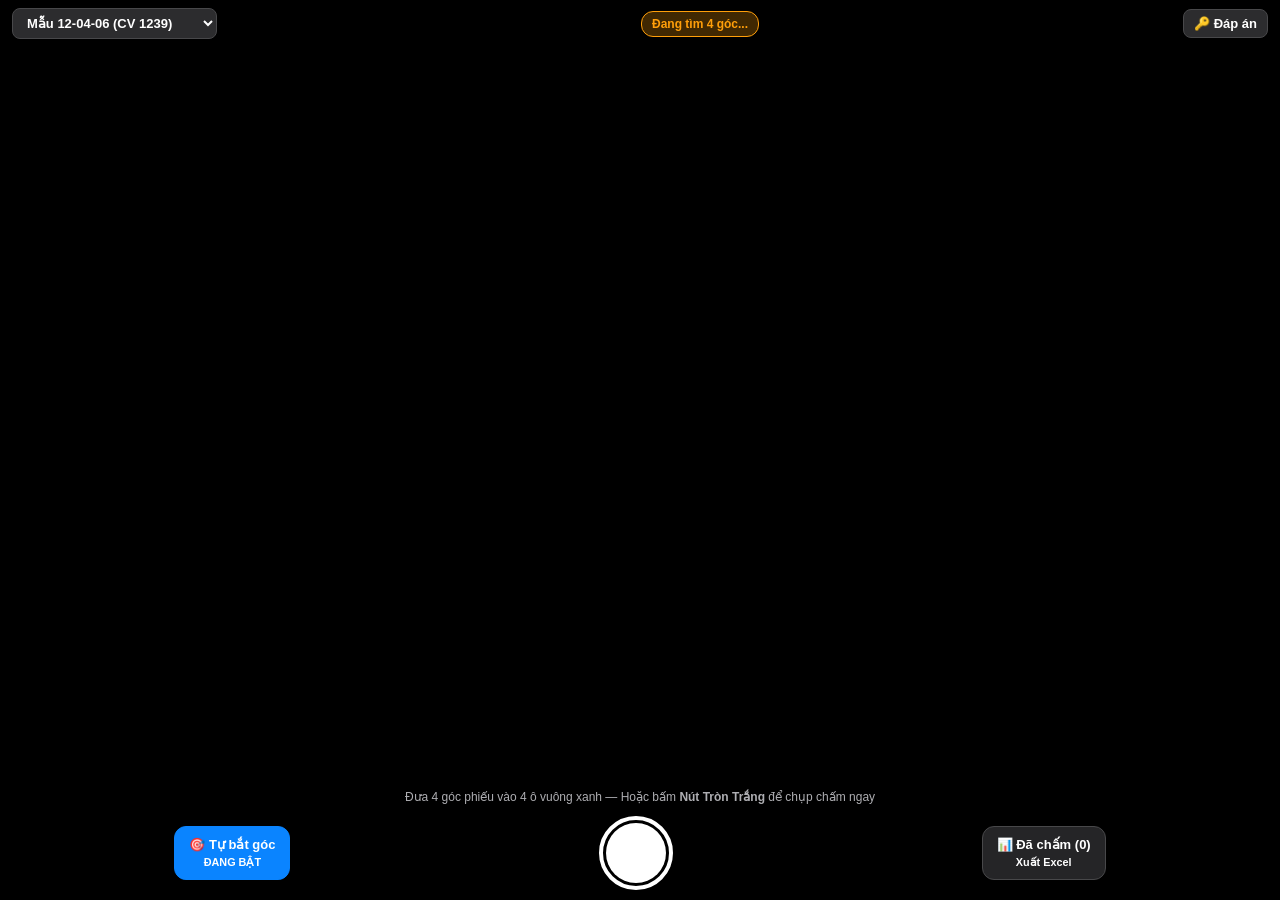
<file: qm2025/index.html>
<!DOCTYPE html>
<html lang="vi">
<head>
  <meta charset="UTF-8">
  <meta http-equiv="Cache-Control" content="no-cache, no-store, must-revalidate">
  <meta http-equiv="Pragma" content="no-cache">
  <meta http-equiv="Expires" content="0">
  <meta name="viewport" content="width=device-width, initial-scale=1.0, maximum-scale=1.0, user-scalable=no, viewport-fit=cover">
  <meta name="apple-mobile-web-app-capable" content="yes">
  <meta name="apple-mobile-web-app-status-bar-style" content="black-translucent">
  <meta name="apple-mobile-web-app-title" content="QM2025 Pro">
  <title>QM2025 iOS Scanner</title>
  <script src="https://cdn.sheetjs.com/xlsx-0.20.1/package/dist/xlsx.full.min.js"></script>
  <style>
    * { box-sizing: border-box; -webkit-tap-highlight-color: transparent; user-select: none; -webkit-user-select: none; margin: 0; padding: 0; }
    body, html {
      width: 100vw; height: 100vh; overflow: hidden; position: fixed;
      background: #000; color: #fff; font-family: -apple-system, BlinkMacSystemFont, "SF Pro Text", sans-serif;
    }
    /* Thanh điều khiển phía trên chuẩn iOS */
    .top-bar {
      position: absolute; top: env(safe-area-inset-top, 12px); left: 0; right: 0; z-index: 20;
      display: flex; justify-content: space-between; align-items: center;
      padding: 8px 12px; background: rgba(0,0,0,0.65); backdrop-filter: blur(10px);
    }
    .template-select, .made-select {
      background: #2c2c2e; color: #fff; border: 1px solid #48484a; border-radius: 8px;
      padding: 6px 10px; font-size: 13px; font-weight: 600;
    }
    .status-badge {
      font-size: 12px; font-weight: 700; padding: 5px 10px; border-radius: 12px;
      background: rgba(255, 159, 10, 0.25); color: #ff9f0a; border: 1px solid #ff9f0a;
    }
    .status-badge.ready { background: rgba(48, 209, 88, 0.25); color: #30d158; border-color: #30d158; }

    /* Vùng Camera Fullscreen */
    .viewport { position: relative; width: 100vw; height: 100vh; display: flex; align-items: center; justify-content: center; }
    video { position: absolute; width: 100%; height: 100%; object-fit: cover; z-index: 1; }
    canvas#overlay { position: absolute; width: 100%; height: 100%; object-fit: cover; z-index: 5; pointer-events: none; }

    /* Cụm nút bấm phía dưới kiểu Camera iPhone */
    .bottom-dock {
      position: absolute; bottom: 0; left: 0; right: 0; z-index: 20;
      padding: 12px 20px calc(env(safe-area-inset-bottom, 16px) + 10px);
      background: linear-gradient(to top, rgba(0,0,0,0.9) 70%, transparent);
      display: flex; flex-direction: column; gap: 12px;
    }
    .controls-row { display: flex; justify-content: space-around; align-items: center; }
    
    /* Nút Chụp Tròn To Chuẩn iOS */
    .shutter-outer {
      width: 74px; height: 74px; border-radius: 50%; border: 4px solid #fff;
      display: flex; align-items: center; justify-content: center; cursor: pointer;
      box-shadow: 0 0 15px rgba(0,0,0,0.6);
    }
    .shutter-inner {
      width: 60px; height: 60px; border-radius: 50%; background: #fff;
      transition: transform 0.1s ease, background 0.1s ease;
    }
    .shutter-outer:active .shutter-inner { transform: scale(0.88); background: #ffd60a; }

    .dock-btn {
      background: rgba(44,44,46,0.85); color: #fff; border: 1px solid #48484a;
      border-radius: 12px; padding: 10px 14px; font-size: 13px; font-weight: 600;
      display: flex; flex-direction: column; align-items: center; gap: 4px; min-width: 78px;
    }
    .dock-btn.active { background: #0a84ff; border-color: #0a84ff; }

    /* Modal Kết quả & Nhập Đáp án */
    .modal {
      position: fixed; inset: 0; z-index: 50; background: rgba(0,0,0,0.88);
      backdrop-filter: blur(12px); display: none; flex-direction: column;
      padding: calc(env(safe-area-inset-top, 16px) + 10px) 16px calc(env(safe-area-inset-bottom, 16px) + 10px);
      overflow-y: auto;
    }
    .modal.open { display: flex; }
    .modal-header { display: flex; justify-content: space-between; align-items: center; margin-bottom: 12px; }
    .modal-title { font-size: 18px; font-weight: 700; color: #ffd60a; }
    .close-btn { background: #3a3a3c; color: #fff; border: none; padding: 8px 14px; border-radius: 8px; font-weight: 600; }
    
    .score-card {
      background: #1c1c1e; border-radius: 14px; padding: 14px; margin-bottom: 12px;
      border: 1px solid #38383a; display: grid; grid-template-columns: repeat(2, 1fr); gap: 8px;
    }
    .total-score {
      grid-column: span 2; font-size: 28px; font-weight: 800; color: #ff453a;
      text-align: center; padding: 6px 0; border-bottom: 1px solid #2c2c2e;
    }
    .sub-score { font-size: 14px; color: #ebebf5; }
    .sub-score b { color: #30d158; }
    .preview-img { width: 100%; border-radius: 10px; border: 1px solid #48484a; margin-bottom: 12px; }
    input, textarea {
      width: 100%; background: #2c2c2e; color: #fff; border: 1px solid #48484a;
      border-radius: 8px; padding: 10px; font-size: 14px; margin-bottom: 10px;
    }
    .btn-primary {
      background: #30d158; color: #000; font-weight: 700; border: none;
      padding: 12px; border-radius: 10px; font-size: 15px; width: 100%; margin-top: 6px;
    }
  </style>
</head>
<body>

  <!-- Thanh trạng thái trên cùng -->
  <div class="top-bar">
    <select id="tplSelect" class="template-select">
      <option value="12_04_06">Mẫu 12-04-06 (CV 1239)</option>
      <option value="12_02_04">Mẫu 12-02-04 (Có Tự luận)</option>
    </select>
    <div id="scanStatus" class="status-badge">Đang tìm 4 góc...</div>
    <button class="template-select" onclick="openKeyModal()">🔑 Đáp án</button>
  </div>

  <!-- Khung hình Camera & Khung ngắm Bắt điểm ảnh -->
  <div class="viewport">
    <video id="video" playsinline webkit-playsinline autoplay muted></video>
    <canvas id="overlay"></canvas>
  </div>

  <!-- Cụm điều khiển kiểu App iOS (Có nút Chụp Chủ Động & Tự Động) -->
  <div class="bottom-dock">
    <div style="text-align:center; font-size:12px; color:#aeaeb2;">
      Đưa 4 góc phiếu vào 4 ô vuông xanh — Hoặc bấm <b>Nút Tròn Trắng</b> để chụp chấm ngay
    </div>
    <div class="controls-row">
      <button id="autoBtn" class="dock-btn active" onclick="toggleAutoScan()">
        <span>🎯 Tự bắt góc</span>
        <small id="autoTxt">ĐANG BẬT</small>
      </button>

      <!-- NÚT CHỤP CHẤM BÀI TRỰC TIẾP -->
      <div class="shutter-outer" onclick="manualCaptureAndGrade()">
        <div class="shutter-inner"></div>
      </div>

      <button class="dock-btn" onclick="openHistoryModal()">
        <span>📊 Đã chấm (<span id="countBadge">0</span>)</span>
        <small>Xuất Excel</small>
      </button>
    </div>
  </div>

  <!-- Modal Hiển thị Kết quả Chấm & Nhập điểm Tự luận -->
  <div id="resultModal" class="modal">
    <div class="modal-header">
      <div class="modal-title">KẾT QUẢ CHẤM PHIẾU</div>
      <button class="close-btn" onclick="closeModal('resultModal')">Quét tiếp ➔</button>
    </div>
    <div class="score-card">
      <div class="total-score" id="resTotal">0.00 đ</div>
      <div class="sub-score">SBD: <b id="resSBD">---</b></div>
      <div class="sub-score">Mã đề: <b id="resMaDe">---</b></div>
      <div class="sub-score">Phần I (ABCD): <b id="resP1">0.00</b></div>
      <div class="sub-score">Phần II (Đ/S): <b id="resP2">0.00</b></div>
      <div class="sub-score">Phần III (TLN): <b id="resP3">0.00</b></div>
      <div class="sub-score">
        P.IV (Tự luận): 
        <input type="number" id="resP4Input" step="0.25" value="0" style="width:65px; padding:3px 6px; margin:0; display:inline-block;" oninput="recalcWithEssay()">
      </div>
    </div>
    <canvas id="gradedCanvas" class="preview-img"></canvas>
    <button class="btn-primary" onclick="saveCurrentResult()">💾 LƯU KẾT QUẢ & QUÉT BÀI TIẾP</button>
  </div>

  <!-- Modal Nhập Đáp Án -->
  <div id="keyModal" class="modal">
    <div class="modal-header">
      <div class="modal-title">THIẾT LẬP ĐÁP ÁN CHUẨN</div>
      <button class="close-btn" onclick="closeModal('keyModal')">Đóng</button>
    </div>
    <label style="font-size:13px; margin-bottom:4px;">Mã đề (3 chữ số, VD: 101):</label>
    <input type="text" id="keyMaDe" value="101">
    <label style="font-size:13px; margin-bottom:4px;">Phần I - 12 câu ABCD (Viết liền 12 chữ cái):</label>
    <input type="text" id="keyP1" value="ABCDABCDABCD">
    <label style="font-size:13px; margin-bottom:4px;">Phần II - Đúng/Sai (Mỗi câu 4 ký tự Đ/S, cách nhau dấu phẩy):</label>
    <input type="text" id="keyP2" value="ĐSĐS,SĐSĐ,ĐĐSS,SSĐĐ">
    <label style="font-size:13px; margin-bottom:4px;">Phần III - Trả lời ngắn (Cách nhau bởi dấu chấm phẩy ; ):</label>
    <input type="text" id="keyP3" value="1,5;-2;0,25;10;3,14;5">
    <button class="btn-primary" onclick="saveAnswerKey()">LƯU ĐÁP ÁN MÃ ĐỀ NÀY</button>
  </div>

  <!-- Modal Lịch sử & Xuất Excel -->
  <div id="historyModal" class="modal">
    <div class="modal-header">
      <div class="modal-title">DANH SÁCH BÀI ĐÃ CHẤM</div>
      <button class="close-btn" onclick="closeModal('historyModal')">Đóng</button>
    </div>
    <div id="historyList" style="flex:1; overflow-y:auto; font-size:13px; margin-bottom:12px;"></div>
    <button class="btn-primary" onclick="exportToExcel()">📥 XUẤT FILE EXCEL (.XLSX)</button>
  </div>

<script>
const video = document.getElementById('video');
const overlay = document.getElementById('overlay');
const ctx = overlay.getContext('2d', { willReadFrequently: true });
let autoScan = true;
let stableFrames = 0;
let isModalOpen = false;
let currentScanData = null;
let gradedHistory = JSON.parse(localStorage.getItem('qm2025_history') || '[]');
let answerKeys = JSON.parse(localStorage.getItem('qm2025_keys') || JSON.stringify({
  "101": { p1: "ABCDABCDABCD", p2: ["ĐSĐS","SĐSĐ","ĐĐSS","SSĐĐ"], p3: ["1,5","-2","0,25","10","3,14","5"] }
}));

document.getElementById('countBadge').innerText = gradedHistory.length;

// 1. Khởi động Camera sau của iPhone với cấu hình tương thích Safari 100%
async function startCamera() {
  try {
    const stream = await navigator.mediaDevices.getUserMedia({
      video: { facingMode: { ideal: "environment" }, width: { ideal: 1920 }, height: { ideal: 1080 } },
      audio: false
    });
    video.srcObject = stream;
    video.onloadedmetadata = () => {
      video.play();
      requestAnimationFrame(scanLoop);
    };
  } catch (err) {
    alert("Không thể mở Camera! Hãy chắc chắn bạn mở bằng trình duyệt Safari và bấm 'Cho phép' Camera.");
  }
}

// 2. Vòng lặp vẽ Khung ngắm chuẩn tỷ lệ A4 & Tự động kiểm tra độ đen của 4 góc phiếu
function getGuideBox(w, h) {
  const padX = w * 0.07;
  const boxW = w - padX * 2;
  const boxH = Math.min(h * 0.74, boxW * 1.414);
  const padY = (h - boxH) / 2 - 15;
  return { x: padX, y: padY, w: boxW, h: boxH };
}

function checkCornerDarkness(imgData, w, cx, cy, size) {
  let darkCount = 0, total = 0;
  for (let y = Math.floor(cy - size/2); y < cy + size/2; y += 2) {
    for (let x = Math.floor(cx - size/2); x < cx + size/2; x += 2) {
      const idx = (y * w + x) * 4;
      const lum = 0.299 * imgData[idx] + 0.587 * imgData[idx+1] + 0.114 * imgData[idx+2];
      if (lum < 95) darkCount++;
      total++;
    }
  }
  return (darkCount / (total || 1)) > 0.28; // Có mốc vuông đen ở góc
}

function scanLoop() {
  if (!isModalOpen && video.readyState === video.HAVE_ENOUGH_DATA) {
    overlay.width = video.videoWidth;
    overlay.height = video.videoHeight;
    const w = overlay.width, h = overlay.height;
    ctx.drawImage(video, 0, 0, w, h);

    const box = getGuideBox(w, h);
    const frameData = ctx.getImageData(0, 0, w, h).data;
    const cSize = Math.floor(box.w * 0.065);

    // Tọa độ 4 góc định vị của phiếu QM2025
    const corners = [
      { x: box.x + cSize*0.6, y: box.y + cSize*0.6 },
      { x: box.x + box.w - cSize*0.6, y: box.y + cSize*0.6 },
      { x: box.x + box.w - cSize*0.6, y: box.y + box.h - cSize*0.6 },
      { x: box.x + cSize*0.6, y: box.y + box.h - cSize*0.6 }
    ];

    let lockedCount = 0;
    // Làm tối viền ngoài khung ngắm
    ctx.fillStyle = "rgba(0,0,0,0.45)";
    ctx.fillRect(0, 0, w, box.y);
    ctx.fillRect(0, box.y + box.h, w, h - (box.y + box.h));

    // Vẽ khung ngắm A4 và 4 ô bắt điểm góc
    ctx.strokeStyle = "rgba(255,255,255,0.6)";
    ctx.lineWidth = 3;
    ctx.strokeRect(box.x, box.y, box.w, box.h);

    corners.forEach(c => {
      const isLocked = checkCornerDarkness(frameData, w, c.x, c.y, cSize);
      if (isLocked) lockedCount++;
      ctx.strokeStyle = isLocked ? "#30d158" : "#ff453a";
      ctx.lineWidth = 6;
      ctx.strokeRect(c.x - cSize/2, c.y - cSize/2, cSize, cSize);
    });

    const badge = document.getElementById('scanStatus');
    if (lockedCount === 4) {
      badge.innerText = "Đã bắt 4 góc! Giữ im...";
      badge.className = "status-badge ready";
      if (autoScan) {
        stableFrames++;
        if (stableFrames >= 10) { // Giữ ổn định ~0.25s là tự chụp chấm
          stableFrames = 0;
          manualCaptureAndGrade();
        }
      }
    } else {
      stableFrames = 0;
      badge.innerText = `Bắt góc: ${lockedCount}/4 (Hoặc bấm nút Trắng)`;
      badge.className = "status-badge";
    }
  }
  requestAnimationFrame(scanLoop);
}

// 3. Hàm Chụp & Chấm điểm trực tiếp (Dùng chung cho cả Tự động & Bấm nút chụp)
function manualCaptureAndGrade() {
  if (video.readyState !== video.HAVE_ENOUGH_DATA) return;
  isModalOpen = true;
  
  const w = video.videoWidth, h = video.videoHeight;
  const box = getGuideBox(w, h);
  const gCanvas = document.getElementById('gradedCanvas');
  gCanvas.width = 1000;
  gCanvas.height = 1414; // Tỷ lệ chuẩn phiếu QM2025 A4
  const gCtx = gCanvas.getContext('2d', { willReadFrequently: true });

  // Cắt vùng phiếu trong khung ngắm đưa về chuẩn 1000x1414
  gCtx.drawImage(video, box.x, box.y, box.w, box.h, 0, 0, 1000, 1414);
  const imgData = gCtx.getImageData(0, 0, 1000, 1414).data;

  // Hàm đo độ đậm của 1 ô tròn tại tọa độ (cx, cy) trên phiếu 1000x1414
  function getBubbleDarkness(cx, cy, r = 11) {
    let sum = 0, count = 0;
    for (let y = Math.floor(cy - r); y <= cy + r; y++) {
      for (let x = Math.floor(cx - r); x <= cx + r; x++) {
        if ((x - cx)*(x - cx) + (y - cy)*(y - cy) <= r*r) {
          const i = (y * 1000 + x) * 4;
          const gray = 0.299 * imgData[i] + 0.587 * imgData[i+1] + 0.114 * imgData[i+2];
          sum += (255 - gray); // Càng tô đen giá trị càng cao
          count++;
        }
      }
    }
    return sum / (count || 1);
  }

  // Hàm chọn ô được tô đậm nhất trong 1 nhóm lựa chọn
  function pickMarkedBubble(coords) {
    const scores = coords.map(c => getBubbleDarkness(c.x, c.y));
    const maxVal = Math.max(...scores);
    const minVal = Math.min(...scores);
    if (maxVal - minVal < 26) return -1; // Học sinh bỏ trống không tô
    return scores.indexOf(maxVal);
  }

  const tpl = document.getElementById('tplSelect').value;
  // Đọc Mã đề (3 cột góc phải trên)
  let maDe = "";
  for (let col = 0; col < 3; col++) {
    const colCoords = [];
    for (let row = 0; row < 10; row++) {
      colCoords.push({ x: 855 + col * 28, y: 122 + row * 24.5 });
    }
    const picked = pickMarkedBubble(colCoords);
    maDe += (picked >= 0 ? picked : "0");
  }
  const activeKey = answerKeys[maDe] || Object.values(answerKeys)[0];

  // Đọc SBD (6 cột kế bên Mã đề)
  let sbd = "";
  for (let col = 0; col < 6; col++) {
    const colCoords = [];
    for (let row = 0; row < 10; row++) {
      colCoords.push({ x: 642 + col * 28, y: 122 + row * 24.5 });
    }
    const picked = pickMarkedBubble(colCoords);
    sbd += (picked >= 0 ? picked : "0");
  }

  // Chấm PHẦN I (12 câu: Cột 1 câu 1-10, Cột 2 câu 11-12 theo đúng PDF của thầy)
  let scoreP1 = 0;
  for (let q = 0; q < 12; q++) {
    const isCol2 = q >= 10;
    const baseX = isCol2 ? 360 : 120;
    const baseY = 438 + (isCol2 ? (q - 10) : q) * 28.5;
    const rowCoords = [0,1,2,3].map(opt => ({ x: baseX + opt * 38, y: baseY }));
    const picked = pickMarkedBubble(rowCoords);
    const ansIdx = "ABCD".indexOf((activeKey.p1[q] || "A").toUpperCase());

    if (picked === ansIdx) {
      scoreP1 += 0.25;
      drawCircle(gCtx, rowCoords[picked].x, rowCoords[picked].y, "#00e676");
    } else {
      if (picked >= 0) drawCircle(gCtx, rowCoords[picked].x, rowCoords[picked].y, "#ff1744");
      if (ansIdx >= 0) drawCircle(gCtx, rowCoords[ansIdx].x, rowCoords[ansIdx].y, "#ffd600", true);
    }
  }

  // Chấm PHẦN II (4 câu cho mẫu 12-04-06, hoặc 2 câu cho mẫu 12-02-04)
  const numP2 = tpl === "12_04_06" ? 4 : 2;
  let scoreP2 = 0;
  for (let q = 0; q < numP2; q++) {
    let correctSub = 0;
    const qBaseX = 118 + q * 145;
    const keySub = activeKey.p2[q] || "ĐSĐS";
    for (let sub = 0; sub < 4; sub++) {
      const yPos = 815 + sub * 28.5;
      const pairCoords = [{ x: qBaseX, y: yPos }, { x: qBaseX + 42, y: yPos }];
      const picked = pickMarkedBubble(pairCoords);
      const ansIdx = (keySub[sub] === "S" || keySub[sub] === "s") ? 1 : 0;
      if (picked === ansIdx) {
        correctSub++;
        drawCircle(gCtx, pairCoords[picked].x, pairCoords[picked].y, "#00e676");
      } else {
        if (picked >= 0) drawCircle(gCtx, pairCoords[picked].x, pairCoords[picked].y, "#ff1744");
        drawCircle(gCtx, pairCoords[ansIdx].x, pairCoords[ansIdx].y, "#ffd600", true);
      }
    }
    if (correctSub === 1) scoreP2 += 0.1;
    else if (correctSub === 2) scoreP2 += 0.25;
    else if (correctSub === 3) scoreP2 += 0.5;
    else if (correctSub === 4) scoreP2 += 1.0;
  }

  // Chấm PHẦN III (6 câu cho mẫu 12-04-06, hoặc 4 câu cho mẫu 12-02-04)
  const numP3 = tpl === "12_04_06" ? 6 : 4;
  const chars = ['-', ',', '0', '1', '2', '3', '4', '5', '6', '7', '8', '9'];
  let scoreP3 = 0;
  for (let q = 0; q < numP3; q++) {
    const qBaseX = 95 + q * 142;
    let studentStr = "";
    for (let c = 0; c < 4; c++) {
      const colCoords = chars.map((_, rIdx) => ({ x: qBaseX + c * 28, y: 1030 + rIdx * 25.5 }));
      const picked = pickMarkedBubble(colCoords);
      if (picked >= 0) {
        studentStr += chars[picked];
        drawCircle(gCtx, colCoords[picked].x, colCoords[picked].y, "#00e676");
      }
    }
    const target = (activeKey.p3[q] || "").trim().replace('.', ',');
    if (studentStr === target && target !== "") {
      scoreP3 += 0.5;
    }
  }

  currentScanData = { sbd, maDe, scoreP1, scoreP2, scoreP3, scoreP4: 0, total: scoreP1 + scoreP2 + scoreP3 };
  
  // In điểm màu đỏ trực tiếp lên khung Điểm của phiếu
  gCtx.fillStyle = "#ff1744";
  gCtx.font = "bold 34px sans-serif";
  gCtx.fillText(`TỔNG: ${currentScanData.total.toFixed(2)} đ`, 670, 560);

  // Hiển thị lên Modal
  document.getElementById('resSBD').innerText = sbd;
  document.getElementById('resMaDe').innerText = maDe;
  document.getElementById('resP1').innerText = scoreP1.toFixed(2);
  document.getElementById('resP2').innerText = scoreP2.toFixed(2);
  document.getElementById('resP3').innerText = scoreP3.toFixed(2);
  document.getElementById('resP4Input').value = 0;
  document.getElementById('resTotal').innerText = currentScanData.total.toFixed(2) + " đ";
  document.getElementById('resultModal').classList.add('open');
}

function drawCircle(gCtx, x, y, color, isSmall = false) {
  gCtx.beginPath();
  gCtx.arc(x, y, isSmall ? 6 : 13, 0, Math.PI * 2);
  gCtx.strokeStyle = color;
  gCtx.lineWidth = 3;
  if (isSmall) { gCtx.fillStyle = color; gCtx.fill(); }
  else gCtx.stroke();
}

function recalcWithEssay() {
  if (!currentScanData) return;
  const p4 = parseFloat(document.getElementById('resP4Input').value) || 0;
  currentScanData.scoreP4 = p4;
  currentScanData.total = currentScanData.scoreP1 + currentScanData.scoreP2 + currentScanData.scoreP3 + p4;
  document.getElementById('resTotal').innerText = currentScanData.total.toFixed(2) + " đ";
}

function saveCurrentResult() {
  if (!currentScanData) return;
  gradedHistory.push({ ...currentScanData, time: new Date().toLocaleTimeString() });
  localStorage.setItem('qm2025_history', JSON.stringify(gradedHistory));
  document.getElementById('countBadge').innerText = gradedHistory.length;
  closeModal('resultModal');
}

function toggleAutoScan() {
  autoScan = !autoScan;
  document.getElementById('autoBtn').classList.toggle('active', autoScan);
  document.getElementById('autoTxt').innerText = autoScan ? "ĐANG BẬT" : "ĐANG TẮT";
}

function openKeyModal() { isModalOpen = true; document.getElementById('keyModal').classList.add('open'); }
function openHistoryModal() {
  isModalOpen = true;
  const list = document.getElementById('historyList');
  list.innerHTML = gradedHistory.map((item, idx) =>
    `<div style="padding:8px; border-bottom:1px solid #333; display:flex; justify-content:space-between;">
      <span>#${idx+1} | SBD: <b>${item.sbd}</b> | Mã: ${item.maDe}</span>
      <b style="color:#30d158">${item.total.toFixed(2)} đ</b>
    </div>`
  ).join('') || "Chưa có bài chấm nào.";
  document.getElementById('historyModal').classList.add('open');
}
function closeModal(id) { document.getElementById(id).classList.remove('open'); isModalOpen = false; }

function saveAnswerKey() {
  const code = document.getElementById('keyMaDe').value.trim();
  answerKeys[code] = {
    p1: document.getElementById('keyP1').value.trim(),
    p2: document.getElementById('keyP2').value.split(',').map(s => s.trim()),
    p3: document.getElementById('keyP3').value.split(';').map(s => s.trim())
  };
  localStorage.setItem('qm2025_keys', JSON.stringify(answerKeys));
  alert("Đã lưu đáp án mã đề " + code);
  closeModal('keyModal');
}

function exportToExcel() {
  if (!gradedHistory.length) return alert("Chưa có dữ liệu để xuất!");
  const ws = XLSX.utils.json_to_sheet(gradedHistory.map((r, i) => ({
    "STT": i + 1, "Số Báo Danh": r.sbd, "Mã Đề": r.maDe,
    "Điểm Phần I": r.scoreP1, "Điểm Phần II": r.scoreP2,
    "Điểm Phần III": r.scoreP3, "Điểm Tự Luận (P4)": r.scoreP4,
    "TỔNG ĐIỂM": Number(r.total.toFixed(2)), "Giờ chấm": r.time
  })));
  const wb = XLSX.utils.book_new();
  XLSX.utils.book_append_sheet(wb, ws, "BangDiem_QM2025");
  XLSX.writeFile(wb, "KetQua_ChamThi_QM2025.xlsx");
}


// Tự động dọn dẹp Cache cũ của Service Worker trên iPhone Safari
if ('serviceWorker' in navigator) {
  navigator.serviceWorker.getRegistrations().then(regs => {
    for (let reg of regs) {
      reg.update();
    }
  });
  if (window.caches) {
    caches.keys().then(names => {
      for (let name of names) {
        if (name.includes('v1') || name.includes('v2')) {
          caches.delete(name);
        }
      }
    });
  }
}

window.addEventListener('load', startCamera);
</script>
</body>
</html>
</file>
